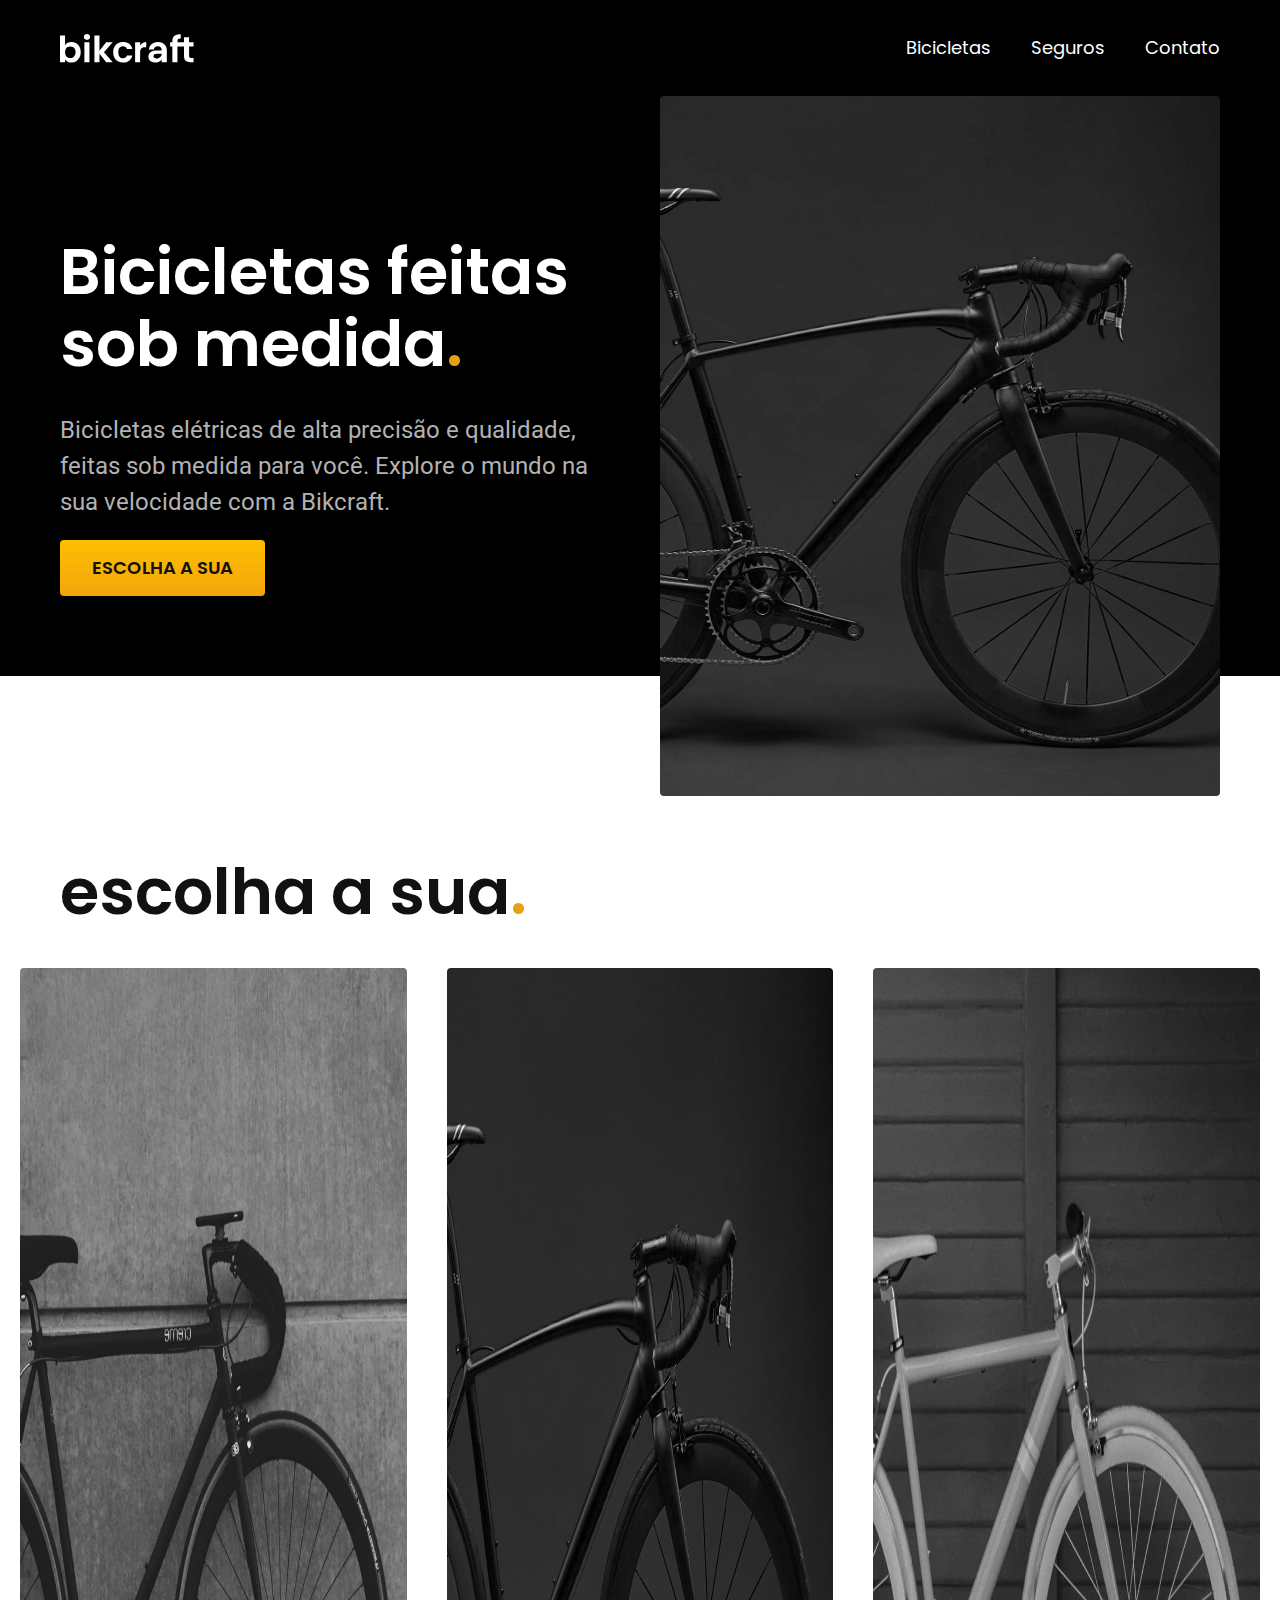
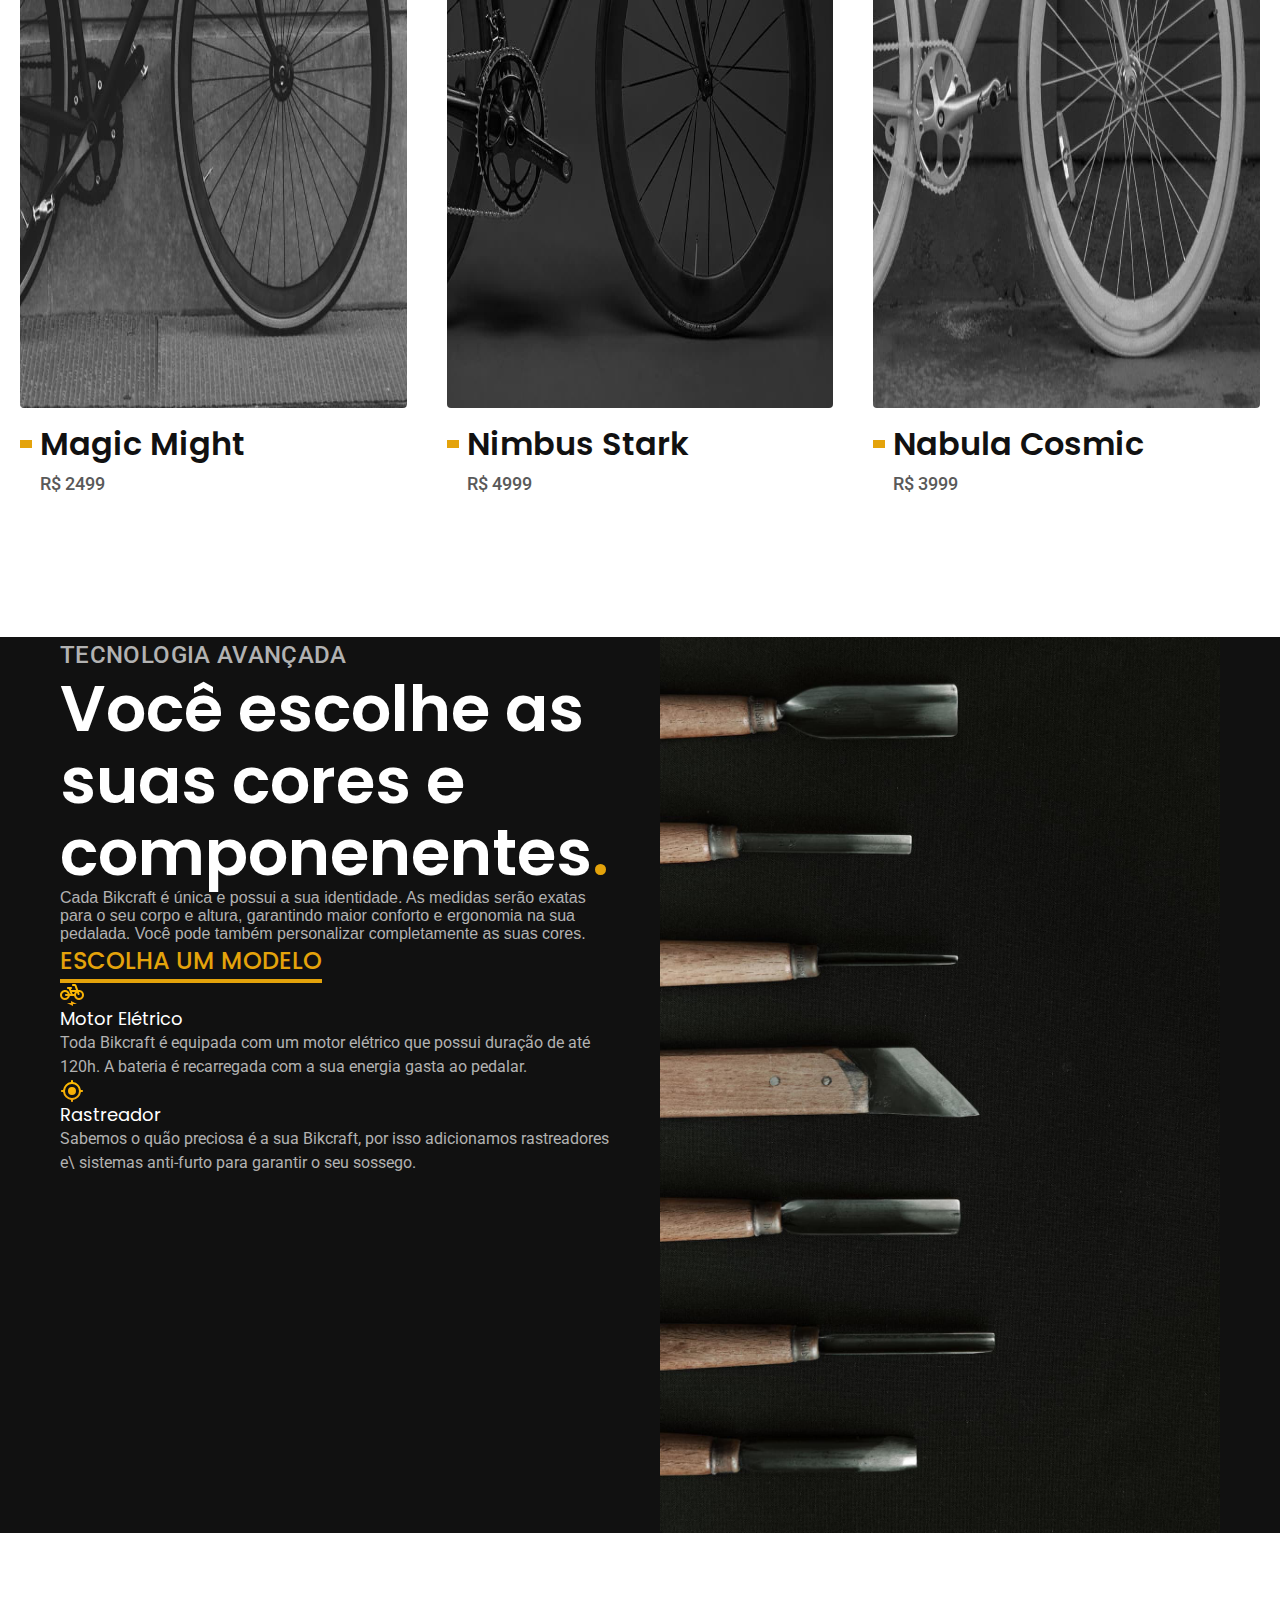
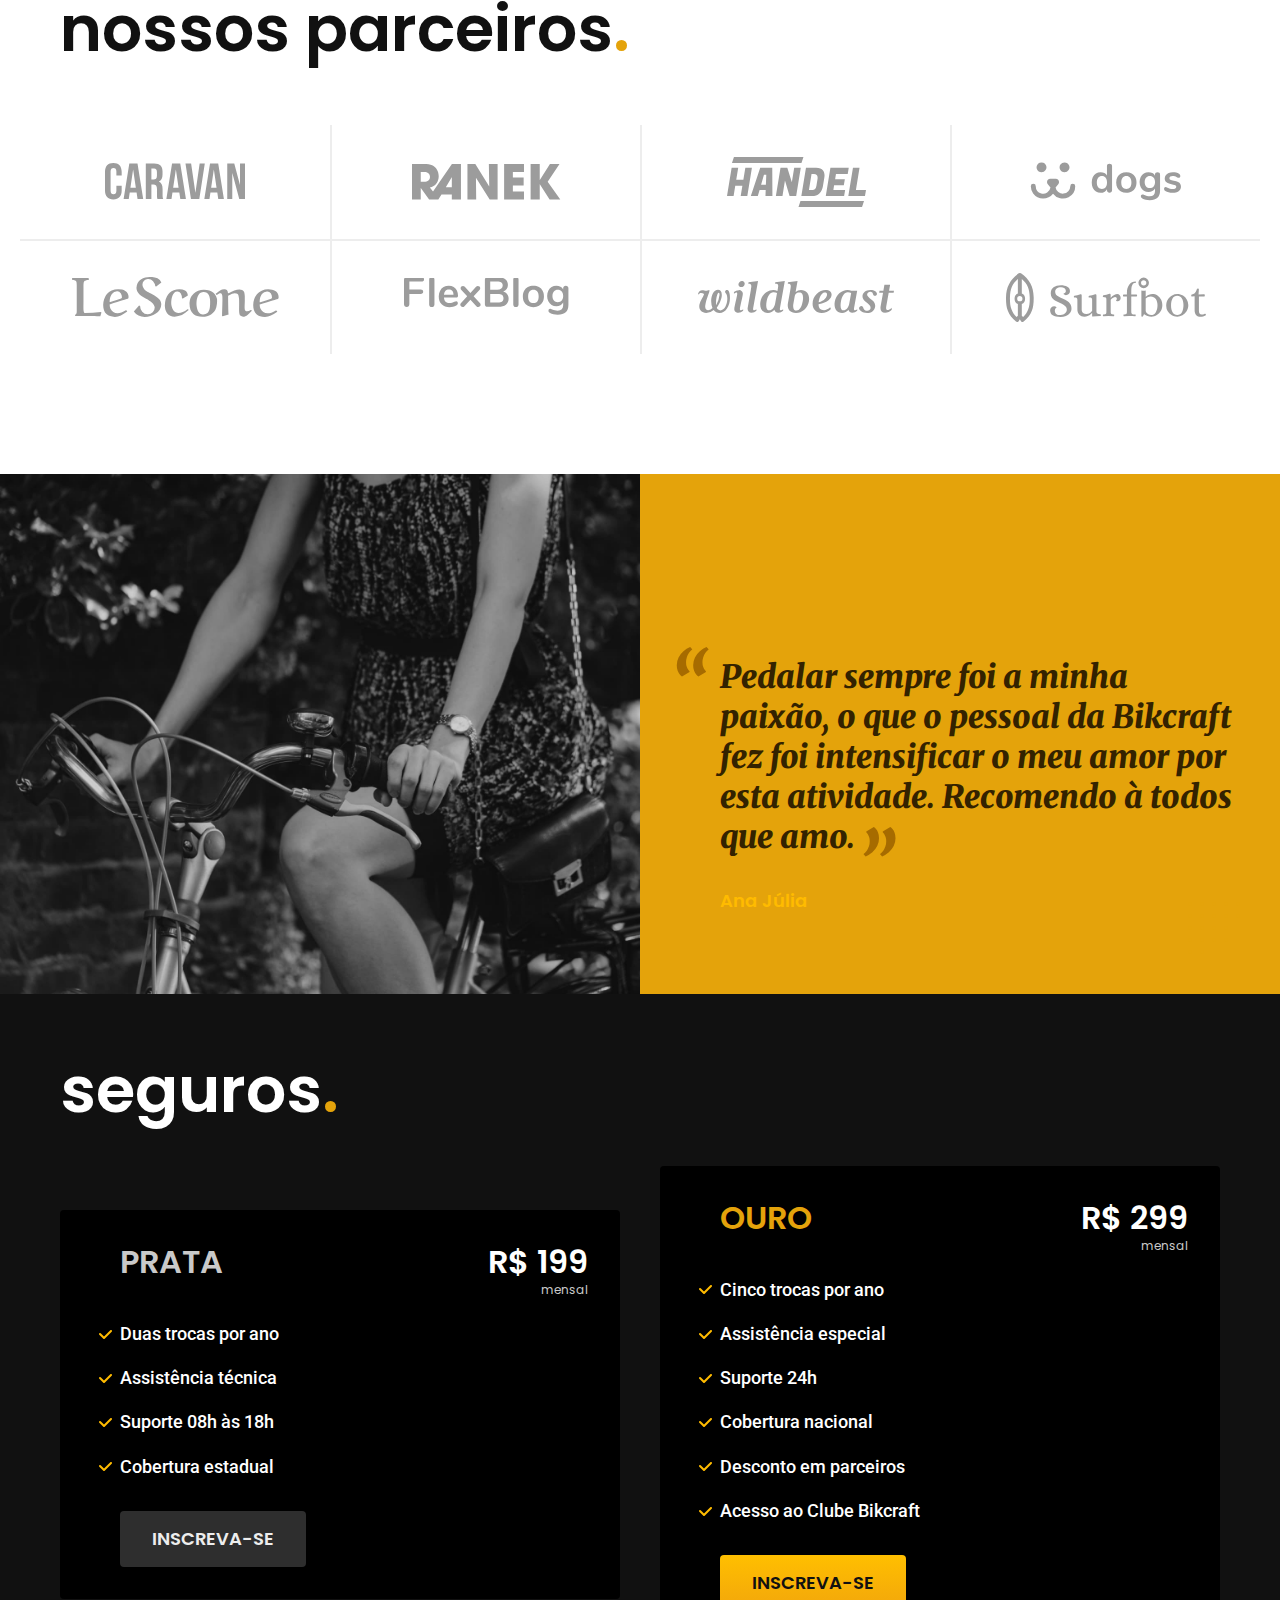
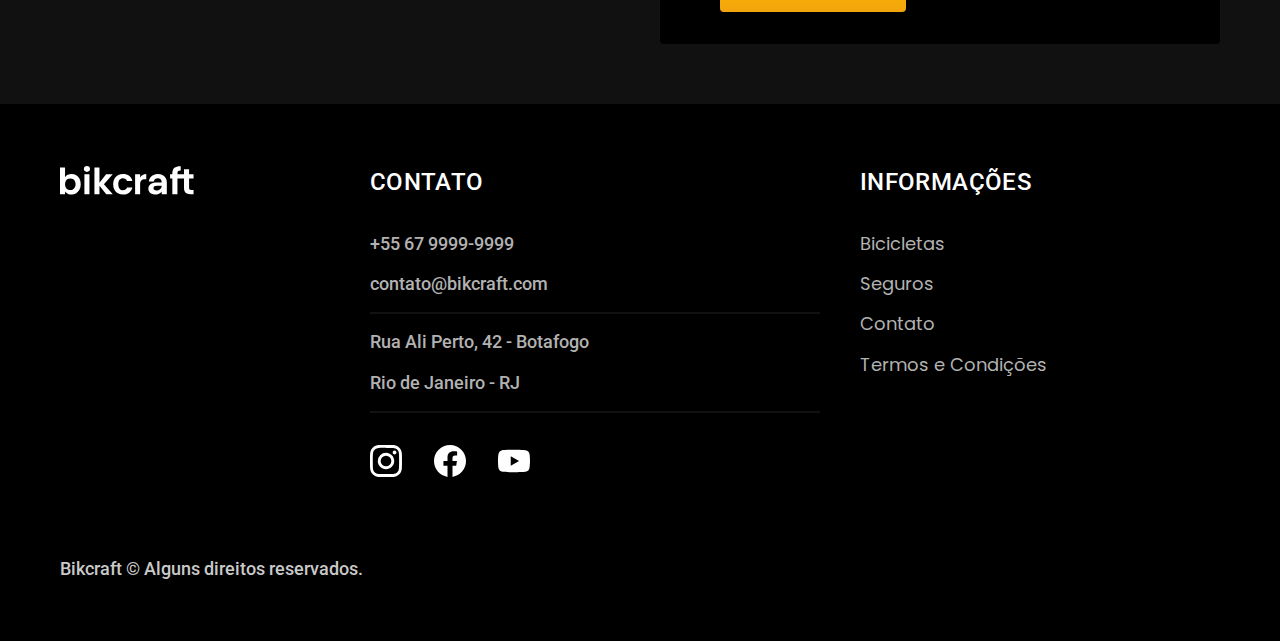
<file: index.html>
<!DOCTYPE html>

<html lang="pt-br">

<head>
  <meta charset="UTF-8">
  <meta name="viewport" content="width=device-width, initial-scale=1.0">
  <title>Bikcraft - Bicicletas Elétricas</title>
  <meta name="description" content="Bicicletas elétricas de alta precisão e qualidade, feitas sob medida para você.
    Explore o mundo na sua velocidade com a Bikcraft.">

  <link rel="preload" href="./css/style.css" as="style">
  <link rel="stylesheet" href="./css/style.css">

  <script>document.documentElement.classList.add("js")</script>

  <link rel="preconnect" href="https://fonts.googleapis.com">
  <link rel="preconnect" href="https://fonts.gstatic.com" crossorigin>
  <link href="https://fonts.googleapis.com/css2?family=Merriweather:ital,wght@1,900&family=Poppins:wght@400;600&family=Roboto:wght@400;500&display=swap" rel="stylesheet">

</head>

<body>
  <header class="header-bg">
    <div class="header container">
      <a href="./">
        <img src="./img/bikcraft.svg" width="136" height="32" alt="Bikcraft">
      </a>
      <nav aria-label="primaria">
        <ul class="header-menu font-1-m cor-0">
          <li><a href="./bicicletas.html">Bicicletas</a></li>
          <li><a href="./seguros.html">Seguros</a></li>
          <li><a href="./contato.html">Contato</a></li>
        </ul>
      </nav>
    </div>
  </header>

  <main class="introducao-bg">
    <div class="introducao container">
      <div class="introducao-conteudo">
        <h1 class="font-1-xxl cor-0 fadeInDown" data-anime="200">Bicicletas feitas sob medida<span class="cor-p1">.</span></h1>
        <p class="font-2-l cor-5 fadeInDown" data-anime="400">Bicicletas elétricas de alta precisão e qualidade, feitas sob medida para você.
          Explore o mundo na sua velocidade com a Bikcraft.</p>
        <a class="botao fadeInDown" href="./bicicletas.html" data-anime="600">escolha a sua</a>
      </div>
      <picture class="fadeInDown" data-anime="800">
        <source media="(max-width: 800px)" srcset="./img/bicicletas/nimbus.jpg">
        <img src="./img/fotos/introducao.jpg" width="
        1280" height="1600" alt="Bicicleta elétrica preta.">
      </picture>

    </div>
  </main>
  <article class="bicicletas-lista">
    <h2 class="container font-1-xxl">escolha a sua<span class="cor-p1">.</span></h2>
    <ul>
      <li>
        <a href="./bicicletas/magic.html">
          <img src="./img/bicicletas/magic-home.jpg" width="
          920" height="1040" alt="Bicicleta preta">
          <h3 class="font-1-xl">Magic Might</h3>
          <span class="font-2-m cor-8">R$ 2499</span>
        </a>
      </li>
      <li>
        <a href="./bicicletas/nimbus.html">
          <img src="./img/bicicletas/nimbus-home.jpg" width="
          920" height="1040" alt="Bicicleta preta">
          <h3 class="font-1-xl">Nimbus Stark</h3>
          <span class="font-2-m cor-8">R$ 4999</span>
        </a>
      </li>
      <li>
        <a href="./bicicletas/nebula.html">
          <img src="./img/bicicletas/nebula-home.jpg" width="
          920" height="1040" alt="Bicicleta branca">
          <h3 class="font-1-xl">Nabula Cosmic</h3>
          <span class="font-2-m cor-8">R$ 3999</span>
        </a>
      </li>
    </ul>
  </article>

  <article class="tecnologia-bg">
    <div class="tecnologia container">
      <div class="tecnologia-conteudo">
        <span class="font-2-l-b cor-5">Tecnologia Avançada</span>
        <h2 class="font-1-xxl cor-0">Você escolhe as suas cores e componenentes<span class="cor-p1">.</span></h2>
        <p class="fot-2-l cor-5">Cada Bikcraft é única e possui a sua identidade.
          As medidas serão exatas para o seu corpo e altura,
          garantindo maior conforto e ergonomia na sua pedalada.
          Você pode também personalizar completamente as suas cores.</p>
        <a class="link" href="./bicicletas.html">Escolha um modelo</a>
        <div class="tecnologia-vantagens">
          <div>
            <img src="./img/icones/eletrica.svg" width="
            24" height="24" alt="">
            <h3 class="font-1-m cor-0">Motor Elétrico</h3>
            <p class="font-2-s cor-5">Toda Bikcraft é equipada com um motor elétrico que possui duração
              de até 120h. A bateria é recarregada com a sua energia gasta ao pedalar.</p>
          </div>
          <div>
            <img src="./img/icones/rastreador.svg" width="
            24" height="24" alt="">
            <h3 class="font-1-m cor-0">Rastreador</h3>
            <p class="font-2-s cor-5">Sabemos o quão preciosa é a sua Bikcraft, por isso adicionamos rastreadores e\
              sistemas anti-furto para garantir o seu sossego.</p>
          </div>
        </div>
      </div>
      <div class="tecnologia-imagem">
        <img src="./img/fotos/tecnologia.jpg" width="
        1200" height="1920" alt="">
      </div>
    </div>
  </article>

  <section class="parceiros" aria-label="Nossos Parceiros">
    <h2 class="container font-1-xxl">nossos parceiros<span class="cor-p1">.</span></h2>

    <ul>
      <li><img src="./img/parceiros/caravan.svg" width="
        140" height="38" alt="caravan"></li>
      <li><img src="./img/parceiros/ranek.svg" width="
        149" height="36" alt="ranek"></li>
      <li><img src="./img/parceiros/handel.svg" width="
        139" height="50" alt="handel"></li>
      <li><img src="./img/parceiros/dogs.svg" width="
        152" height="39" alt="dogs.svg"></li>
      <li><img src="./img/parceiros/lescone.svg" width="
        208" height="41" alt="lescone"></li>
      <li><img src="./img/parceiros/flexblog.svg" width="
        165" height="38" alt="flexblog"></li>
      <li><img src="./img/parceiros/wildbeast.svg" width="
        196" height="34" alt="wildbeast"></li>
      <li><img src="./img/parceiros/surfbot.svg" width="
        200" height="49" alt="surfbot"></li>
    </ul>
  </section>

  <section class="depoimento" aria-label="Depoimento">
    <div>
      <img src="./img/fotos/depoimento.jpg" width="
      1560" height="1360" alt="Pessoa pedalando">
    </div>
    <div class="depoimento-conteudo">
      <blockquote class="font-1-xl cor-p5">
        <p>Pedalar sempre foi a minha paixão, o que o pessoal da Bikcraft
          fez foi intensificar o meu amor por esta atividade. Recomendo à
          todos que amo.</p>
      </blockquote>
      <span class="font-1-m-b cor-p4">Ana Júlia</span>

    </div>
  </section>

  <article class="seguros-bg">
    <div class="seguros container">
      <h2 class="font-1-xxl cor-0">seguros<span class="cor-p1">.</span></h2>
      <div class="seguros-item">
        <h3 class="font-1-xl cor-6">PRATA</h3>
        <span class="font-1-xl cor-0">R$ 199 <span class="font-1-xs cor-6">mensal</span></span>
        <ul class="font-2-m cor-0">
          <li>Duas trocas por ano</li>
          <li>Assistência técnica</li>
          <li>Suporte 08h às 18h</li>
          <li>Cobertura estadual</li>
        </ul>
        <a class="botao secundario" href="./orcamento.html">Inscreva-se</a>
      </div>
      <div class="seguros-item">
        <h3 class="font-1-xl cor-p1">OURO</h3>
        <span class="font-1-xl cor-0">R$ 299 <span class="font-1-xs cor-6">mensal</span></span>
        <ul class="font-2-m cor-0">
          <li>Cinco trocas por ano</li>
          <li>Assistência especial</li>
          <li>Suporte 24h</li>
          <li>Cobertura nacional</li>
          <li>Desconto em parceiros</li>
          <li>Acesso ao Clube Bikcraft</li>
        </ul>
        <a class="botao" href="./orcamento.html">Inscreva-se</a>
      </div>
    </div>
  </article>
  <footer class="footer-bg">
    <div class="footer container">
      <img src="./img/bikcraft.svg" width="
      136" height="32" alt="Bikcraft">
      <div class="footer-contato">
        <h3 class="font-2-l-b cor-0">Contato</h3>
        <ul class="font-2-m cor-5">
          <li><a href="tel:+552199999999">+55 67 9999-9999</a></li>
          <li><a href="mailto:contato@bikcraft.com">contato@bikcraft.com</a></li>
          <li>Rua Ali Perto, 42 - Botafogo</li>
          <li>Rio de Janeiro - RJ</li>
        </ul>
        <div class="footer-redes">
          <a href="./">
            <img src="./img/redes/instagram.svg" width="
            32" height="32" alt="Instagram">
          </a>
          <a href="./">
            <img src="./img/redes/facebook.svg" width="
            32" height="32" alt="Facebook">
          </a>
          <a href="./">
            <img src="./img/redes/youtube.svg" width="
            32" height="32" alt="Youtube">
          </a>
        </div>
      </div>
      <div class="footer-informacoes">
        <h3 class="font-2-l-b cor-0">Informações</h3>
        <nav>
          <ul class="font-1-m cor-5">
            <li><a href="./bicicletas.html">Bicicletas</a></li>
            <li><a href="./seguros.html">Seguros</a></li>
            <li><a href="./contato.html">Contato</a></li>
            <li><a href="./termos.html">Termos e Condições</a></li>
          </ul>
        </nav>
      </div>
      <p class="footer-copy font-2-m cor-6">Bikcraft © Alguns direitos reservados.</p>
    </div>
    </div>

  </footer>
  <script src="./js/plugins/simple-anime.js"></script>
  <script src="./js/script.js"></script>
</body>

</html>
</file>
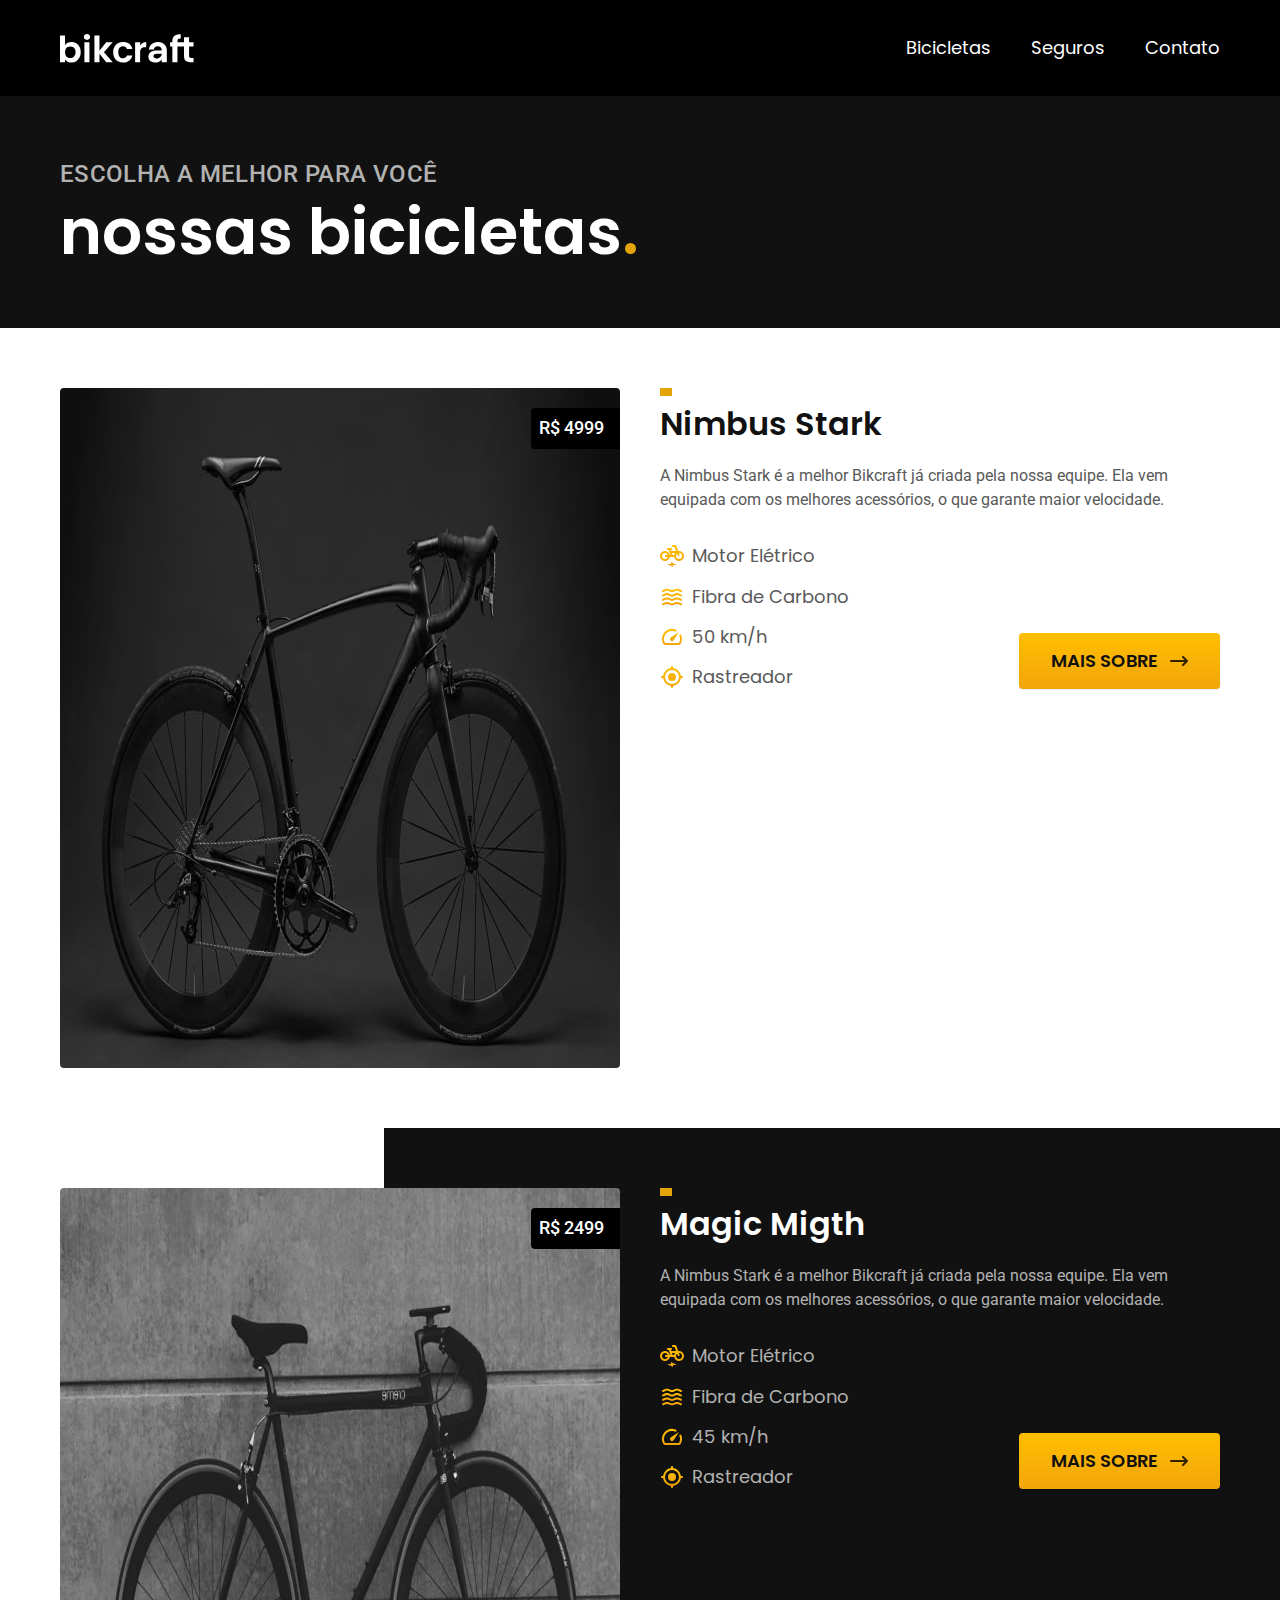
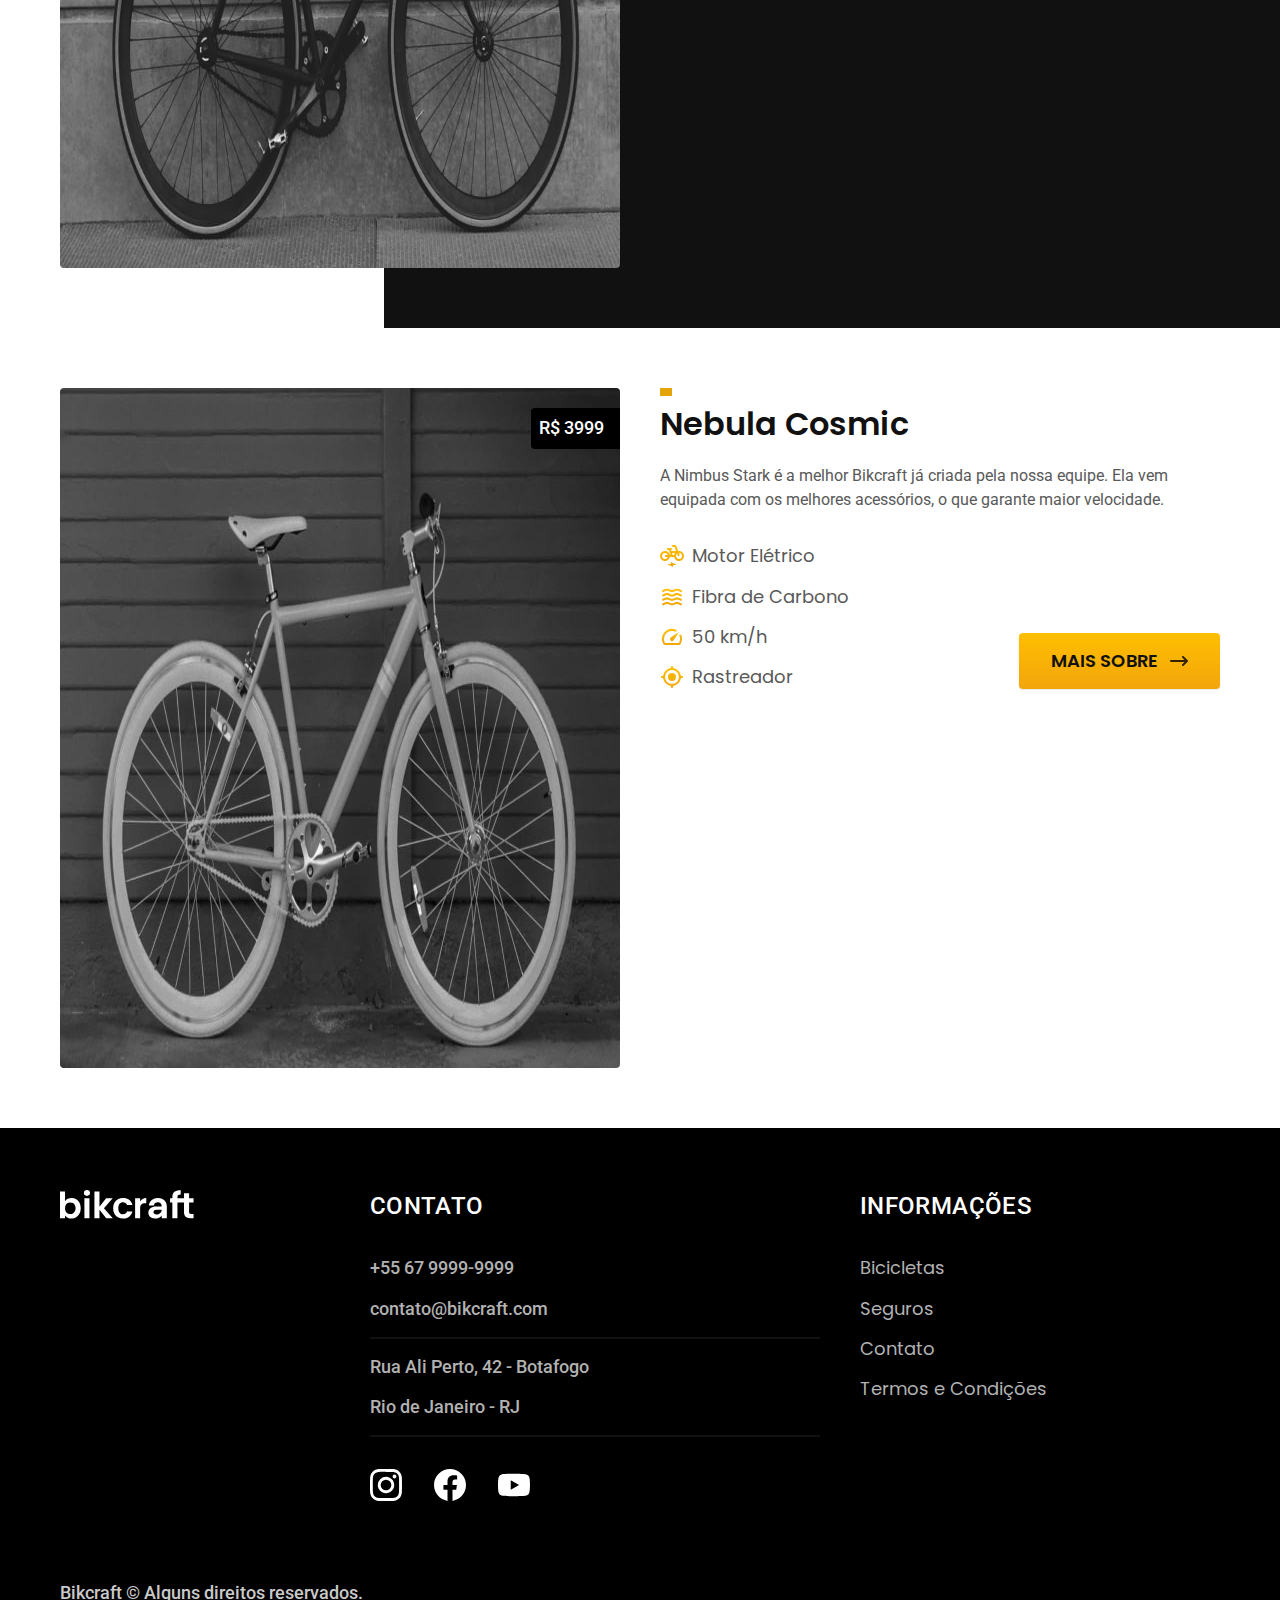
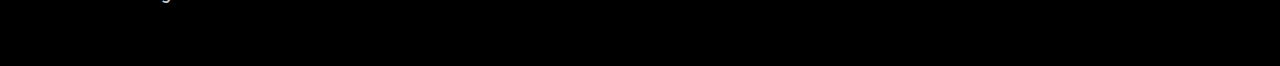
<file: bicicletas.html>
<!DOCTYPE html>

<html lang="pt-br">

<head>
  <meta charset="UTF-8">
  <meta name="viewport" content="width=device-width, initial-scale=1.0">
  <title>Bicicletas | Bikcraft</title>
  <meta name="description" content="Termos e Condições.">

  <link rel="preload" href="./css/style.css" as="style">
  <link rel="stylesheet" href="./css/style.css">
  <link rel="preconnect" href="https://fonts.googleapis.com">
  <link rel="preconnect" href="https://fonts.gstatic.com" crossorigin>
  <link href="https://fonts.googleapis.com/css2?family=Merriweather:ital,wght@1,900&family=Poppins:wght@400;600&family=Roboto:wght@400;500&display=swap" rel="stylesheet">

  <script>document.documentElement.classList.add("js")</script>

</head>

<body id="bicicletas">
  <header class="header-bg">
    <div class="header container">
      <a href="./">
        <img src="./img/bikcraft.svg" width="
      136" height="32" alt="Bikcraft">
      </a>
      <nav aria-label="primaria">
        <ul class="header-menu font-1-m cor-0">
          <li><a href="./bicicletas.html">Bicicletas</a></li>
          <li><a href="./seguros.html">Seguros</a></li>
          <li><a href="./contato.html">Contato</a></li>
        </ul>
      </nav>
    </div>
  </header>
  <main>
    <div class="titulo-bg">
      <div class="titulo container">
        <p class="font-2-l-b cor-5">Escolha a melhor para você</p>
        <h3 class="font-1-xxl cor-0">nossas bicicletas<span class="cor-p1">.</span> </h3>
      </div>
    </div>


    <div class="bicicletas container">
      <div class="bicicletas-imagem">
        <img src="./img/bicicletas/nimbus.jpg" width="1120" height="680" alt="Bicicleta Preta">
        <span class="font-2-m cor-0">R$ 4999</span>
      </div>
      <div class="bicicletas-conteudo">
        <h2 class="font-1-xl">Nimbus Stark</h2>
        <p class="font-2-s cor-8">A Nimbus Stark é a melhor Bikcraft já criada pela nossa
          equipe. Ela vem equipada com os melhores acessórios, o que garante maior velocidade.</p>
        <ul class="font-1-m cor-8">
          <li><img src="./img/icones/eletrica.svg" alt="">
            Motor Elétrico
          </li>
          <li><img src="./img/icones/carbono.svg" alt="">
            Fibra de Carbono
          </li>
          <li><img src="./img/icones/velocidade.svg" alt="">
            50 km/h
          </li>
          <li><img src="./img/icones/rastreador.svg" alt="">
            Rastreador
          </li>
        </ul>
        <a class="botao seta" href="./bicicletas/nimbus.html">Mais Sobre</a>
      </div>
    </div>

    <div class="bicicletas-bg">
      <div class="bicicletas container">
        <div class="bicicletas-imagem">
          <img src="./img/bicicletas/magic.jpg" width="1120" height="680" alt="Bicicleta Preta">
          <span class="font-2-m cor-0">R$ 2499</span>
        </div>
        <div class="bicicletas-conteudo">
          <h2 class="font-1-xl cor-0">Magic Migth</h2>
          <p class="font-2-s cor-5">A Nimbus Stark é a melhor Bikcraft já criada pela nossa
            equipe. Ela vem equipada com os melhores acessórios, o que garante maior velocidade.</p>
          <ul class="font-1-m cor-5">
            <li><img src="./img/icones/eletrica.svg" alt="">
              Motor Elétrico
            </li>
            <li><img src="./img/icones/carbono.svg" alt="">
              Fibra de Carbono
            </li>
            <li><img src="./img/icones/velocidade.svg" alt="">
              45 km/h
            </li>
            <li><img src="./img/icones/rastreador.svg" alt="">
              Rastreador
            </li>
          </ul>
          <a class="botao seta" href="./bicicletas/magic.html">Mais Sobre</a>
        </div>
      </div>
    </div>

    <div class="bicicletas container">
      <div class="bicicletas-imagem">
        <img src="./img/bicicletas/nebula.jpg" width="1120" height="680" alt="Bicicleta Preta">
        <span class="font-2-m cor-0">R$ 3999</span>
      </div>
      <div class="bicicletas-conteudo">
        <h2 class="font-1-xl">Nebula Cosmic</h2>
        <p class="font-2-s cor-8">A Nimbus Stark é a melhor Bikcraft já criada pela nossa
          equipe. Ela vem equipada com os melhores acessórios, o que garante maior velocidade.</p>
        <ul class="font-1-m cor-8">
          <li><img src="./img/icones/eletrica.svg" alt="">
            Motor Elétrico
          </li>
          <li><img src="./img/icones/carbono.svg" alt="">
            Fibra de Carbono
          </li>
          <li><img src="./img/icones/velocidade.svg" alt="">
            50 km/h
          </li>
          <li><img src="./img/icones/rastreador.svg" alt="">
            Rastreador
          </li>
        </ul>
        <a class="botao seta" href="./bicicletas/nebula.html">Mais Sobre</a>
      </div>
    </div>

  </main>
  <footer class="footer-bg">
    <div class="footer container">
      <img src="./img/bikcraft.svg" width="
      136" height="32" alt="Bikcraft">
      <div class="footer-contato">
        <h3 class="font-2-l-b cor-0">Contato</h3>
        <ul class="font-2-m cor-5">
          <li><a href="tel:+552199999999">+55 67 9999-9999</a></li>
          <li><a href="mailto:contato@bikcraft.com">contato@bikcraft.com</a></li>
          <li>Rua Ali Perto, 42 - Botafogo</li>
          <li>Rio de Janeiro - RJ</li>
        </ul>
        <div class="footer-redes">
          <a href="./">
            <img src="./img/redes/instagram.svg" width="
            32" height="32" alt="Instagram">
          </a>
          <a href="./">
            <img src="./img/redes/facebook.svg" width="
            32" height="32" alt="Facebook">
          </a>
          <a href="./">
            <img src="./img/redes/youtube.svg" width="
            32" height="32" alt="Youtube">
          </a>
        </div>
      </div>
      <div class="footer-informacoes">
        <h3 class="font-2-l-b cor-0">Informações</h3>
        <nav>
          <ul class="font-1-m cor-5">
            <li><a href="./bicicletas.html">Bicicletas</a></li>
            <li><a href="./seguros.html">Seguros</a></li>
            <li><a href="./contato.html">Contato</a></li>
            <li><a href="./termos.html">Termos e Condições</a></li>
          </ul>
        </nav>
      </div>
      <p class="footer-copy font-2-m cor-6">Bikcraft © Alguns direitos reservados.</p>
    </div>
    </div>

  </footer>
  <script src="./js/script.js"></script>
</body>

</html>
</file>
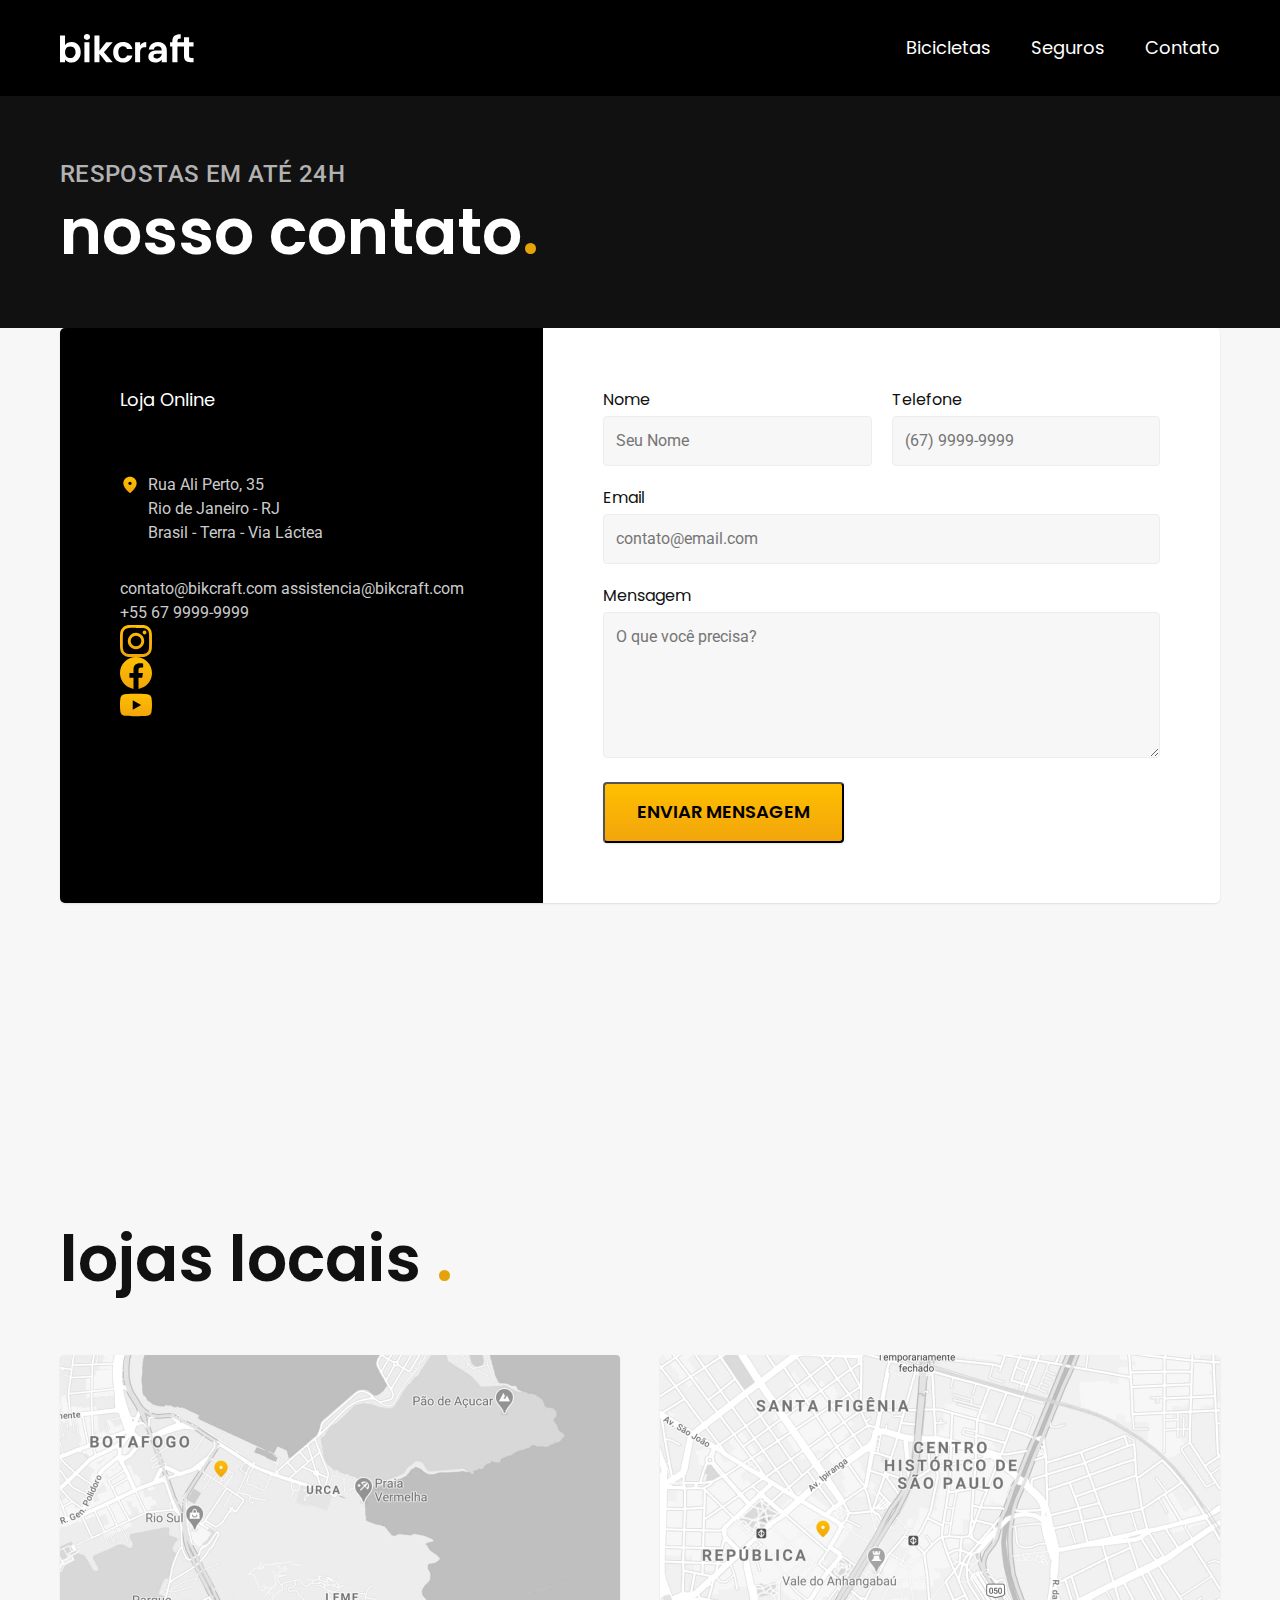
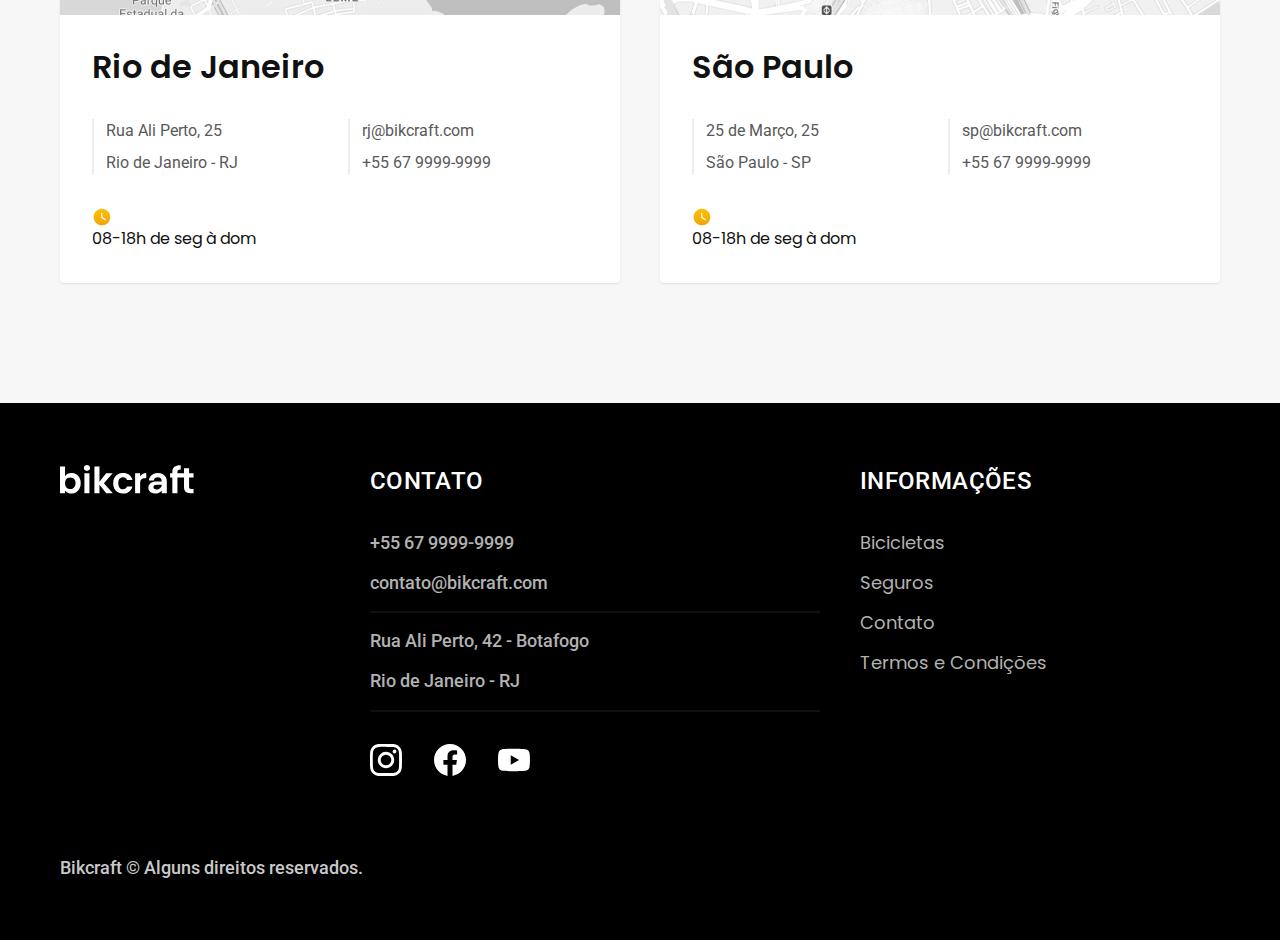
<file: contato.html>
<!DOCTYPE html>

<html lang="pt-br">

<head>
  <meta charset="UTF-8">
  <meta name="viewport" content="width=device-width, initial-scale=1.0">
  <title>Contato | Bikcraft</title>
  <meta name="description" content="Termos e Condições.">

  <link rel="preload" href="./css/style.css" as="style">
  <link rel="stylesheet" href="./css/style.css">
  <link rel="preconnect" href="https://fonts.googleapis.com">
  <link rel="preconnect" href="https://fonts.gstatic.com" crossorigin>
  <link href="https://fonts.googleapis.com/css2?family=Merriweather:ital,wght@1,900&family=Poppins:wght@400;600&family=Roboto:wght@400;500&display=swap" rel="stylesheet">
  <script>document.documentElement.classList.add("js")</script>

</head>

<body id="contato">
  <header class="header-bg">
    <div class="header container">
      <a href="./">
        <img src="./img/bikcraft.svg" width="
      136" height="32" alt="Bikcraft">
      </a>
      <nav aria-label="primaria">
        <ul class="header-menu font-1-m cor-0">
          <li><a href="./bicicletas.html">Bicicletas</a></li>
          <li><a href="./seguros.html">Seguros</a></li>
          <li><a href="./contato.html">Contato</a></li>
        </ul>
      </nav>
    </div>
  </header>
  <main>
    <div class="titulo-bg">
      <div class="titulo container">
        <p class="font-2-l-b cor-5">Respostas em até 24h</p>
        <h3 class="font-1-xxl cor-0">nosso contato<span class="cor-p1">.</span> </h3>
      </div>
    </div>

    <div class="contato container">
      <section class="contato-dados" aria-label="Endereço">
        <h2 class="font-1-m cor-0">Loja Online</h2>
        <div class="contato-endereco font-2-s cor-4">
          <p>Rua Ali Perto, 35</p>
          <p>Rio de Janeiro - RJ</p>
          <p>Brasil - Terra - Via Láctea</p>
        </div>
        <address class="contato-meios font-2-s cor-4">
          <a href="mailto:contato@bikcraft.com">contato@bikcraft.com</a>
          <a href="mailto:assistencia@bikcraft.com">assistencia@bikcraft.com</a>
          <a href="tel:+552199999999">+55 67 9999-9999</a></li>
        </address>
        <div class="contato-redes">
          <a href="./">
            <img src="./img/redes/instagram-p.svg" alt="Instagram">
          </a>
          <a href="./">
            <img src="./img/redes/facebook-p.svg" alt="Facebook">
          </a>
          <a href="./">
            <img src="./img/redes/youtube-p.svg" alt="Youtube">
          </a>
        </div>
      </section>
      <section class="contato-formulario" aria-label="Formulário">
        <form class="form" action="./contato.html">
          <div>
            <label for="nome">Nome</label>
            <input type="text" id="nome" name="nome" placeholder="Seu Nome">
          </div>
          <div>
            <label for="telefone">Telefone</label>
            <input type="text" id="telefone" name="telefone" placeholder="(67) 9999-9999">
          </div>
          <div class="col-2">
            <label for="email">Email</label>
            <input type="email" id="email" name="email" placeholder="contato@email.com">
          </div>
          <div class="col-2">
            <label for="mensagem">Mensagem</label>
            <textarea rows="5" id="mensagem" name="mensagem" placeholder="O que você precisa?"></textarea>
          </div>
          <button class="botao col-2">Enviar Mensagem</button>
        </form>
      </section>
    </div>
  </main>

  <article class="lojas container">
    <h2 class="font-1-xxl">lojas locais <span class="cor-p1">.</span></h2>
    <div class="lojas-item">
      <img src="./img/lojas/rj.jpg" alt="mapa marcando o endereço em Rua Ali Perto, 25 - Rio de Janeiro - RJ">
      <div class="lojas-conteudo">
        <h3 class="font-1-xl">Rio de Janeiro</h3>
        <div class="lojas-dados font-2-s cor-8">
          <p>Rua Ali Perto, 25</p>
          <p>Rio de Janeiro - RJ</p>
        </div>
        <div class="lojas-dados font-2-s cor-8">
          <a href="mailto:rj@bikcraft.com">rj@bikcraft.com</a>
          <a href="tel:+556799999999">+55 67 9999-9999</a></li>
        </div>
        <p class="lojas-tempo font-1-s"><img src="./img/icones/horario.svg" alt=""> 08-18h de seg à dom</p>
      </div>

    </div>
    <div class="lojas-item">
      <img src="./img/lojas/sp.jpg" alt="mapa marcando o endereço em Rua 25 de Março, 25 - São Paulo - SP">
      <div class="lojas-conteudo">
        <h3 class="font-1-xl">São Paulo</h3>
        <div class="lojas-dados font-2-s cor-8">
          <p>25 de Março, 25</p>
          <p>São Paulo - SP</p>
        </div>
        <div class="lojas-dados font-2-s cor-8">
          <a href="mailto:sp@bikcraft.com">sp@bikcraft.com</a>
          <a href="tel:+556799999999">+55 67 9999-9999</a></li>
        </div>
        <p class="lojas-tempo font-1-s"><img src="./img/icones/horario.svg" alt=""> 08-18h de seg à dom</p>
      </div>

    </div>
  </article>
  <footer class="footer-bg">
    <div class="footer container">
      <img src="./img/bikcraft.svg" width="
      136" height="32" alt="Bikcraft">
      <div class="footer-contato">
        <h3 class="font-2-l-b cor-0">Contato</h3>
        <ul class="font-2-m cor-5">
          <li><a href="tel:+552199999999">+55 67 9999-9999</a></li>
          <li><a href="mailto:contato@bikcraft.com">contato@bikcraft.com</a></li>
          <li>Rua Ali Perto, 42 - Botafogo</li>
          <li>Rio de Janeiro - RJ</li>
        </ul>
        <div class="footer-redes">
          <a href="./">
            <img src="./img/redes/instagram.svg" width="
            32" height="32" alt="Instagram">
          </a>
          <a href="./">
            <img src="./img/redes/facebook.svg" width="
            32" height="32" alt="Facebook">
          </a>
          <a href="./">
            <img src="./img/redes/youtube.svg" width="
            32" height="32" alt="Youtube">
          </a>
        </div>
      </div>
      <div class="footer-informacoes">
        <h3 class="font-2-l-b cor-0">Informações</h3>
        <nav>
          <ul class="font-1-m cor-5">
            <li><a href="./bicicletas.html">Bicicletas</a></li>
            <li><a href="./seguros.html">Seguros</a></li>
            <li><a href="./contato.html">Contato</a></li>
            <li><a href="./termos.html">Termos e Condições</a></li>
          </ul>
        </nav>
      </div>
      <p class="footer-copy font-2-m cor-6">Bikcraft © Alguns direitos reservados.</p>
    </div>
    </div>

  </footer>
  <script src="./js/script.js"></script>
</body>

</html>
</file>
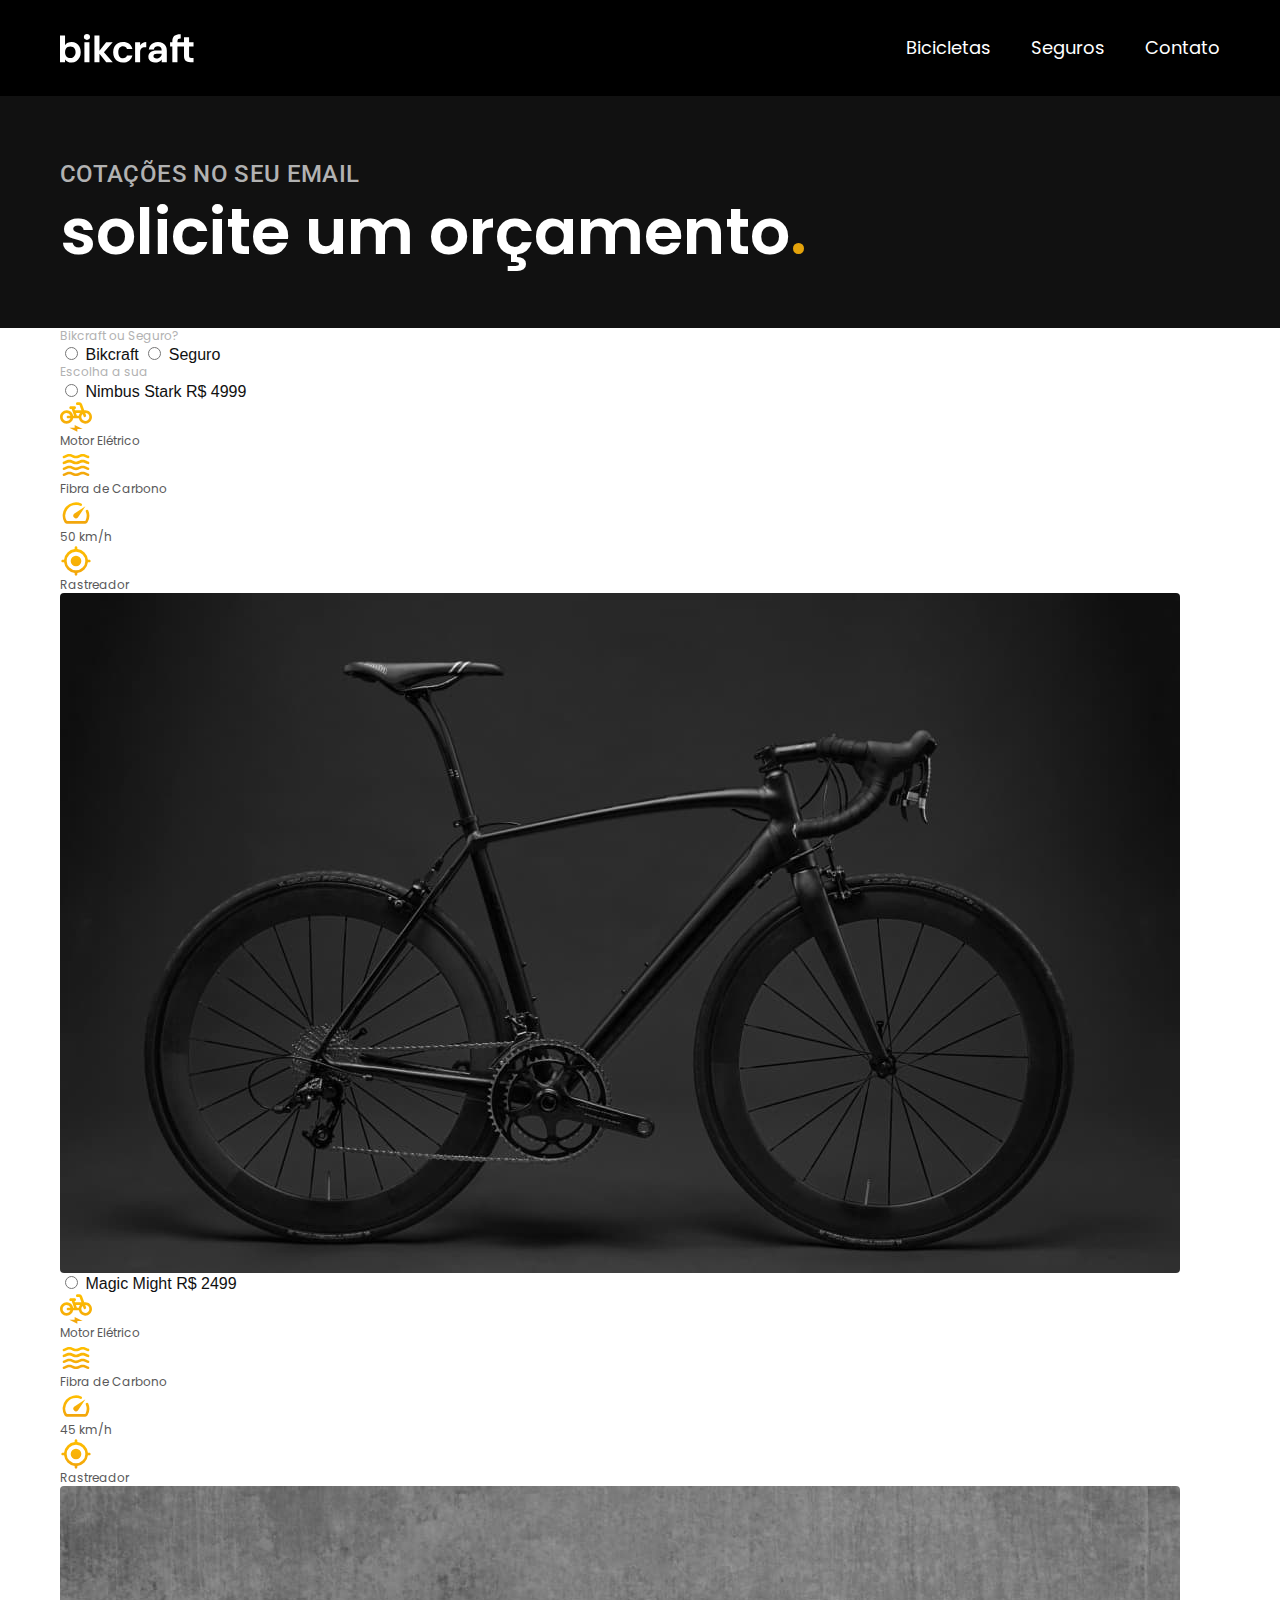
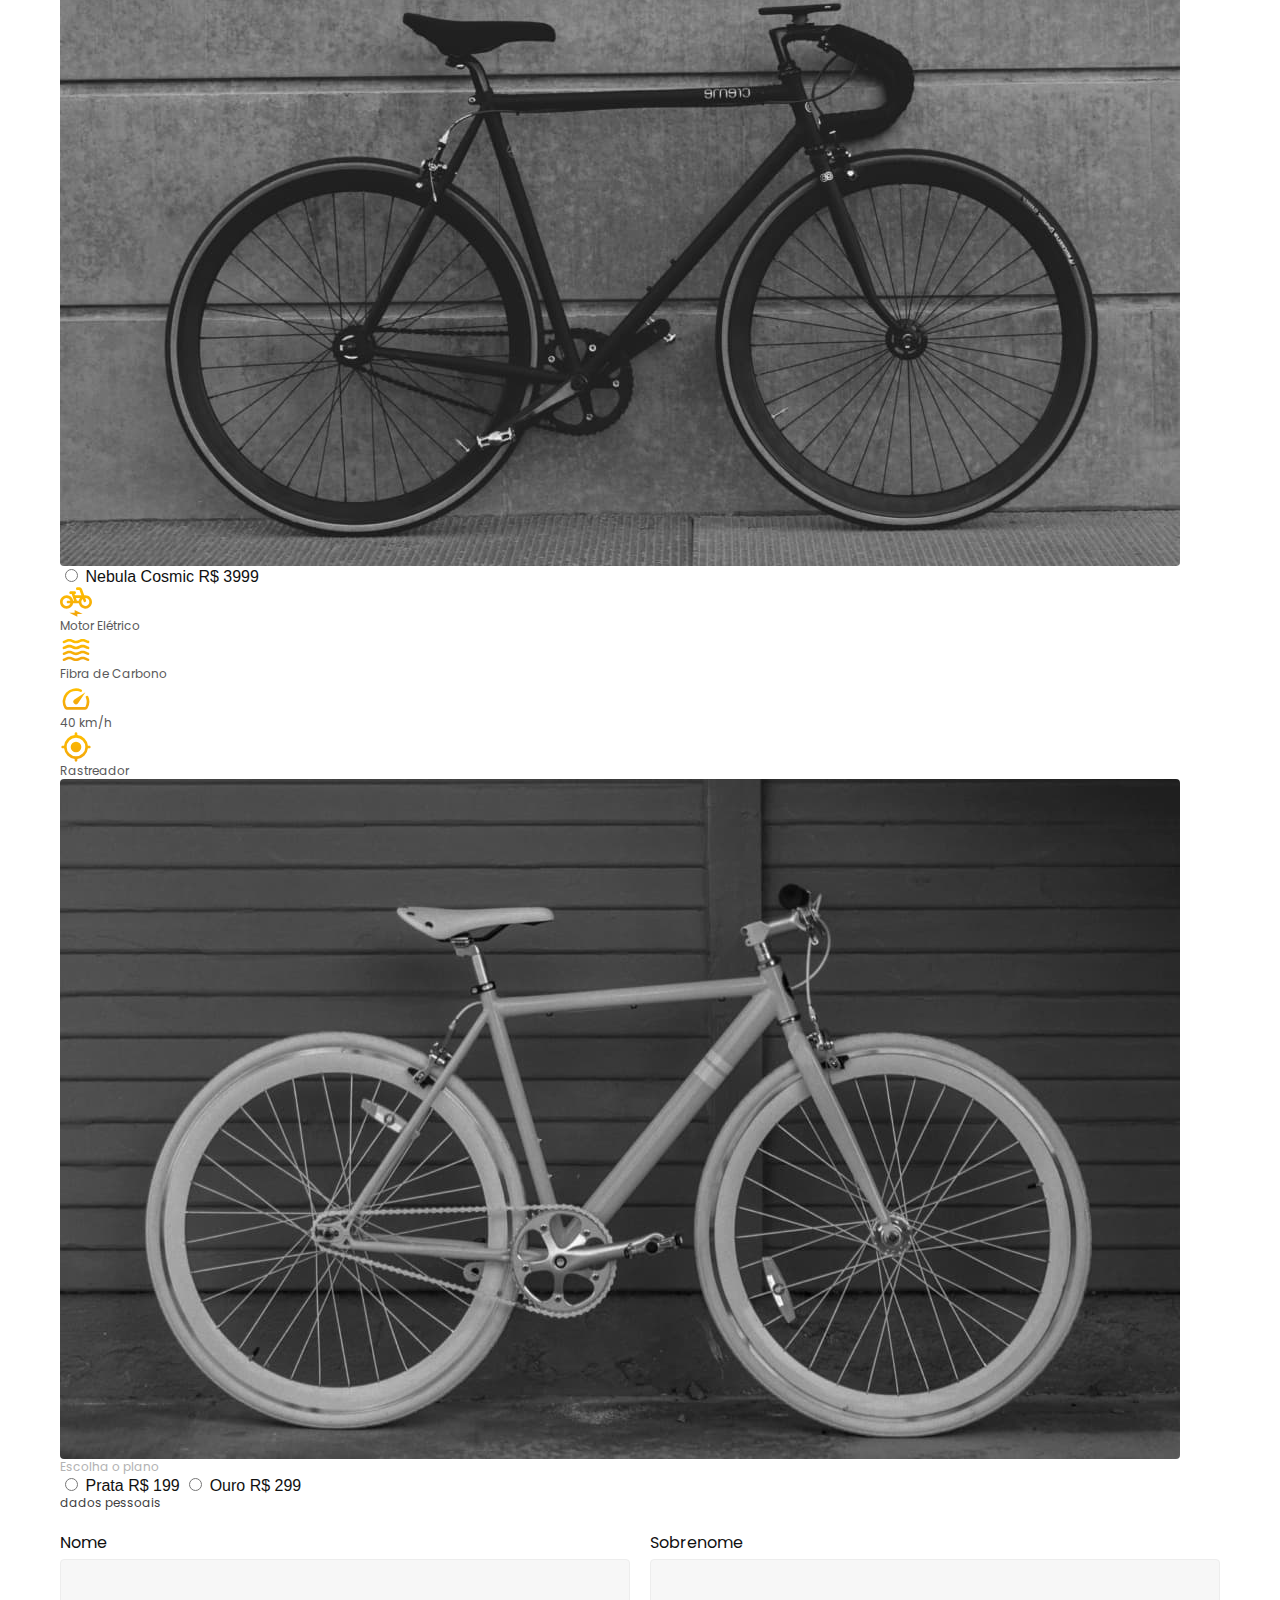
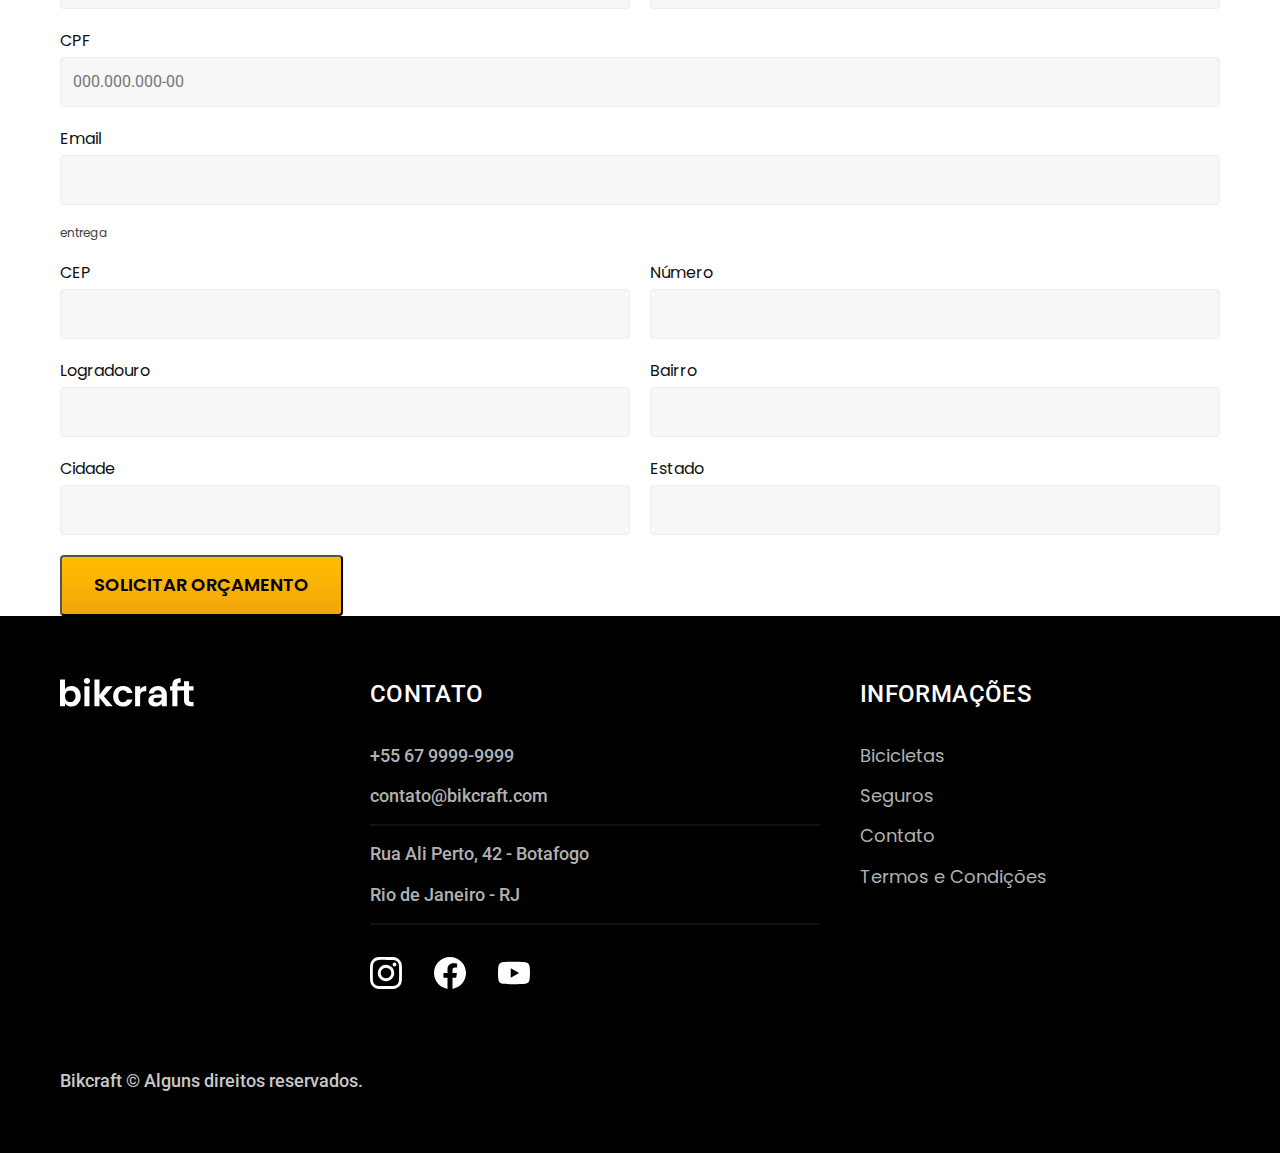
<file: orcamento.html>
<!DOCTYPE html>

<html lang="pt-br">

<head>
  <meta charset="UTF-8">
  <meta name="viewport" content="width=device-width, initial-scale=1.0">
  <title>Orçamento | Bikcraft</title>
  <meta name="description" content="Termos e Condições.">

  <link rel="preload" href="./css/style.css" as="style">
  <link rel="stylesheet" href="./css/style.css">
  <link rel="preconnect" href="https://fonts.googleapis.com">
  <link rel="preconnect" href="https://fonts.gstatic.com" crossorigin>
  <link href="https://fonts.googleapis.com/css2?family=Merriweather:ital,wght@1,900&family=Poppins:wght@400;600&family=Roboto:wght@400;500&display=swap" rel="stylesheet">

  <script>document.documentElement.classList.add("js")</script>

</head>

<body id="orcamento">
  <header class="header-bg">
    <div class="header container">
      <a href="./">
        <img src="./img/bikcraft.svg" width="
      136" height="32" alt="Bikcraft">
      </a>
      <nav aria-label="primaria">
        <ul class="header-menu font-1-m cor-0">
          <li><a href="./bicicletas.html">Bicicletas</a></li>
          <li><a href="./seguros.html">Seguros</a></li>
          <li><a href="./contato.html">Contato</a></li>
        </ul>
      </nav>
    </div>
  </header>
  <main>
    <div class="titulo-bg">
      <div class="titulo container">
        <p class="font-2-l-b cor-5">Cotações no seu email</p>
        <h3 class="font-1-xxl cor-0">solicite um orçamento<span class="cor-p1">.</span> </h3>
      </div>
    </div>

    <form class="orcamento container" action="./">
      <div class="orcamento-produto">
        <h2 class="font-1-xs cor-5">Bikcraft ou Seguro?</h2>

        <input type="radio" name="tipo" value="bikcraft" id="bikcraft">
        <label for="bikcraft">Bikcraft</label>

        <input type="radio" name="tipo" value="seguro" id="seguro">
        <label for="seguro">Seguro</label>

        <div class="orcamento-conteudo" id="orcamento-bikcraft">
          <h2 class="font-1-xs cor-5">Escolha a sua</h2>

          <input type="radio" name="produto" value="nimbus" id="nimbus">
          <label for="nimbus">Nimbus Stark <span>R$ 4999</span></label>
          <div class="orcamento-detalhes">
            <ul class="font-1-xs cor-8">
              <li><img src="./img/icones/eletrica.svg" alt=""> Motor Elétrico</li>
              <li><img src="./img/icones/carbono.svg" alt=""> Fibra de Carbono</li>
              <li><img src="./img/icones/velocidade.svg" alt=""> 50 km/h</li>
              <li><img src="./img/icones/rastreador.svg" alt=""> Rastreador</li>
            </ul>
            <img src="./img/bicicletas/nimbus.jpg" alt="Bicicleta preta">
          </div>


          <input type="radio" name="produto" value="magic" id="magic">
          <label for="magic">Magic Might <span>R$ 2499</span></label>
          <div class="orcamento-detalhes">
            <ul class="font-1-xs cor-8">
              <li><img src="./img/icones/eletrica.svg" alt=""> Motor Elétrico</li>
              <li><img src="./img/icones/carbono.svg" alt=""> Fibra de Carbono</li>
              <li><img src="./img/icones/velocidade.svg" alt=""> 45 km/h</li>
              <li><img src="./img/icones/rastreador.svg" alt=""> Rastreador</li>
            </ul>
            <img src="./img/bicicletas/magic.jpg" alt="Bicicleta preta">
          </div>

          <input type="radio" name="produto" value="nebula" id="nebula">
          <label for="nebula">Nebula Cosmic <span>R$ 3999</span></label>
          <div class="orcamento-detalhes">
            <ul class="font-1-xs cor-8">
              <li><img src="./img/icones/eletrica.svg" alt=""> Motor Elétrico</li>
              <li><img src="./img/icones/carbono.svg" alt=""> Fibra de Carbono</li>
              <li><img src="./img/icones/velocidade.svg" alt=""> 40 km/h</li>
              <li><img src="./img/icones/rastreador.svg" alt=""> Rastreador</li>
            </ul>
            <img src="./img/bicicletas/nebula.jpg" alt="Bicicleta branca">
          </div>

        </div>

        <div class="orcamento-conteudo" id="orcamento-seguro">
          <h2 class="font-1-xs cor-5">Escolha o plano</h2>

          <input type="radio" name="produto" value="prata" id="prata">
          <label for="prata">Prata <span>R$ 199</span></label>

          <input type="radio" name="produto" value="ouro" id="ouro">
          <label for="ouro">Ouro <span>R$ 299</span></label>

        </div>
      </div>
      <div class="orcamento-dados form">
        <h2 class="font-1-xs cor-9 col-2">dados pessoais</h2>
        <div>
          <label for="nome">Nome</label>
          <input type="text" id="nome" name="nome">
        </div>
        <div>
          <label for="sobrenome">Sobrenome</label>
          <input type="text" id="sobrenome" name="sobrenome">
        </div>
        <div class="col-2">
          <label for="cpf">CPF</label>
          <input type="text" id="cpf" name="cpf" placeholder="000.000.000-00">
        </div>
        <div class="col-2">
          <label for="email">Email</label>
          <input type="email" id="email" name="email">
        </div>
        <h2 class="font-1-xs cor-9 col-2">entrega</h2>
        <div>
          <label for="cep">CEP</label>
          <input type="text" id="cep" name="cep">
        </div>
        <div>
          <label for="numero">Número</label>
          <input type="text" id="numero" name="numero">
        </div>
        <div>
          <label for="logradouro">Logradouro</label>
          <input type="text" id="logradouro" name="logradouro">
        </div>
        <div>
          <label for="bairro">Bairro</label>
          <input type="text" id="bairro" name="bairro">
        </div>
        <div>
          <label for="cidade">Cidade</label>
          <input type="text" id="cidade" name="cidade">
        </div>
        <div>
          <label for="estado">Estado</label>
          <input type="text" id="estado" name="estado">
        </div>
        <button class="botao col-2">Solicitar Orçamento</button>
      </div>
    </form>

  </main>
  <footer class="footer-bg">
    <div class="footer container">
      <img src="./img/bikcraft.svg" width="
      136" height="32" alt="Bikcraft">
      <div class="footer-contato">
        <h3 class="font-2-l-b cor-0">Contato</h3>
        <ul class="font-2-m cor-5">
          <li><a href="tel:+552199999999">+55 67 9999-9999</a></li>
          <li><a href="mailto:contato@bikcraft.com">contato@bikcraft.com</a></li>
          <li>Rua Ali Perto, 42 - Botafogo</li>
          <li>Rio de Janeiro - RJ</li>
        </ul>
        <div class="footer-redes">
          <a href="./">
            <img src="./img/redes/instagram.svg" width="
            32" height="32" alt="Instagram">
          </a>
          <a href="./">
            <img src="./img/redes/facebook.svg" width="
            32" height="32" alt="Facebook">
          </a>
          <a href="./">
            <img src="./img/redes/youtube.svg" width="
            32" height="32" alt="Youtube">
          </a>
        </div>
      </div>
      <div class="footer-informacoes">
        <h3 class="font-2-l-b cor-0">Informações</h3>
        <nav>
          <ul class="font-1-m cor-5">
            <li><a href="./bicicletas.html">Bicicletas</a></li>
            <li><a href="./seguros.html">Seguros</a></li>
            <li><a href="./contato.html">Contato</a></li>
            <li><a href="./termos.html">Termos e Condições</a></li>
          </ul>
        </nav>
      </div>
      <p class="footer-copy font-2-m cor-6">Bikcraft © Alguns direitos reservados.</p>
    </div>

  </footer>
  <script src="./js/script.js"></script>
</body>

</html>
</file>
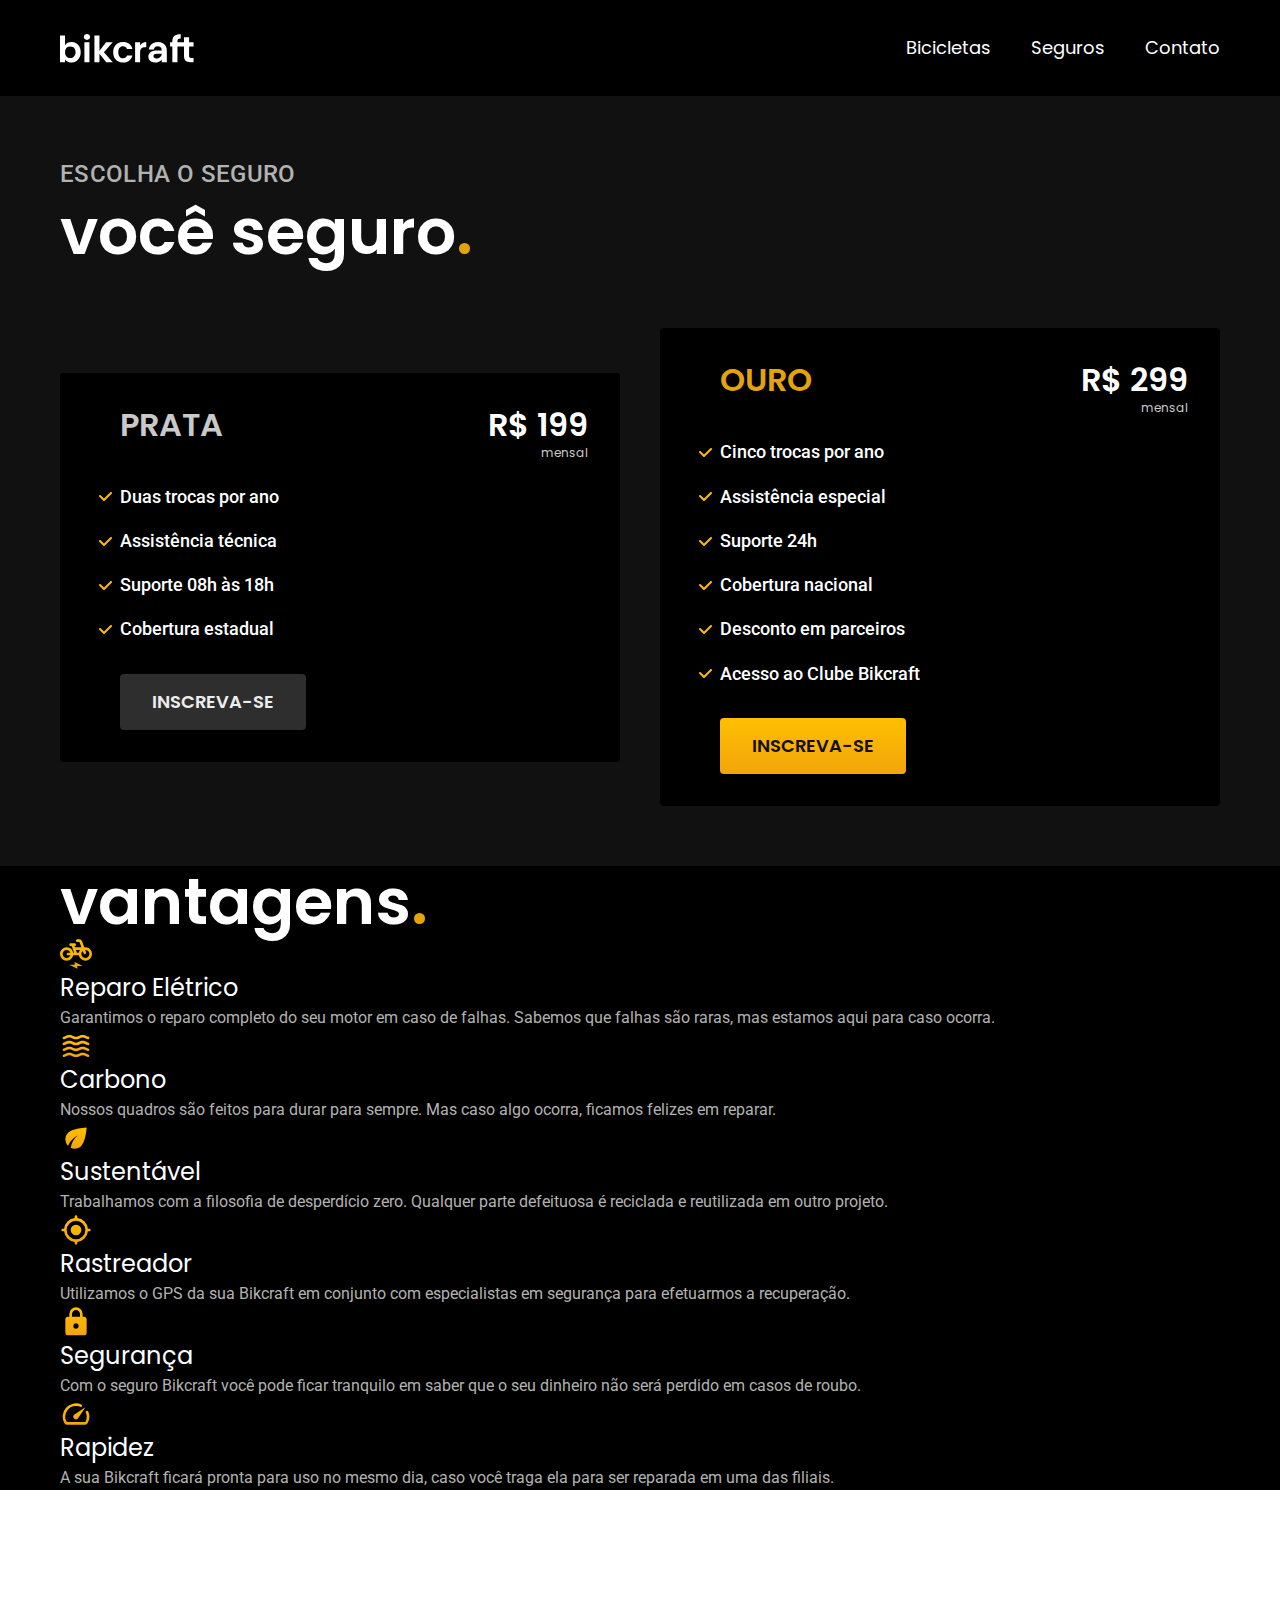
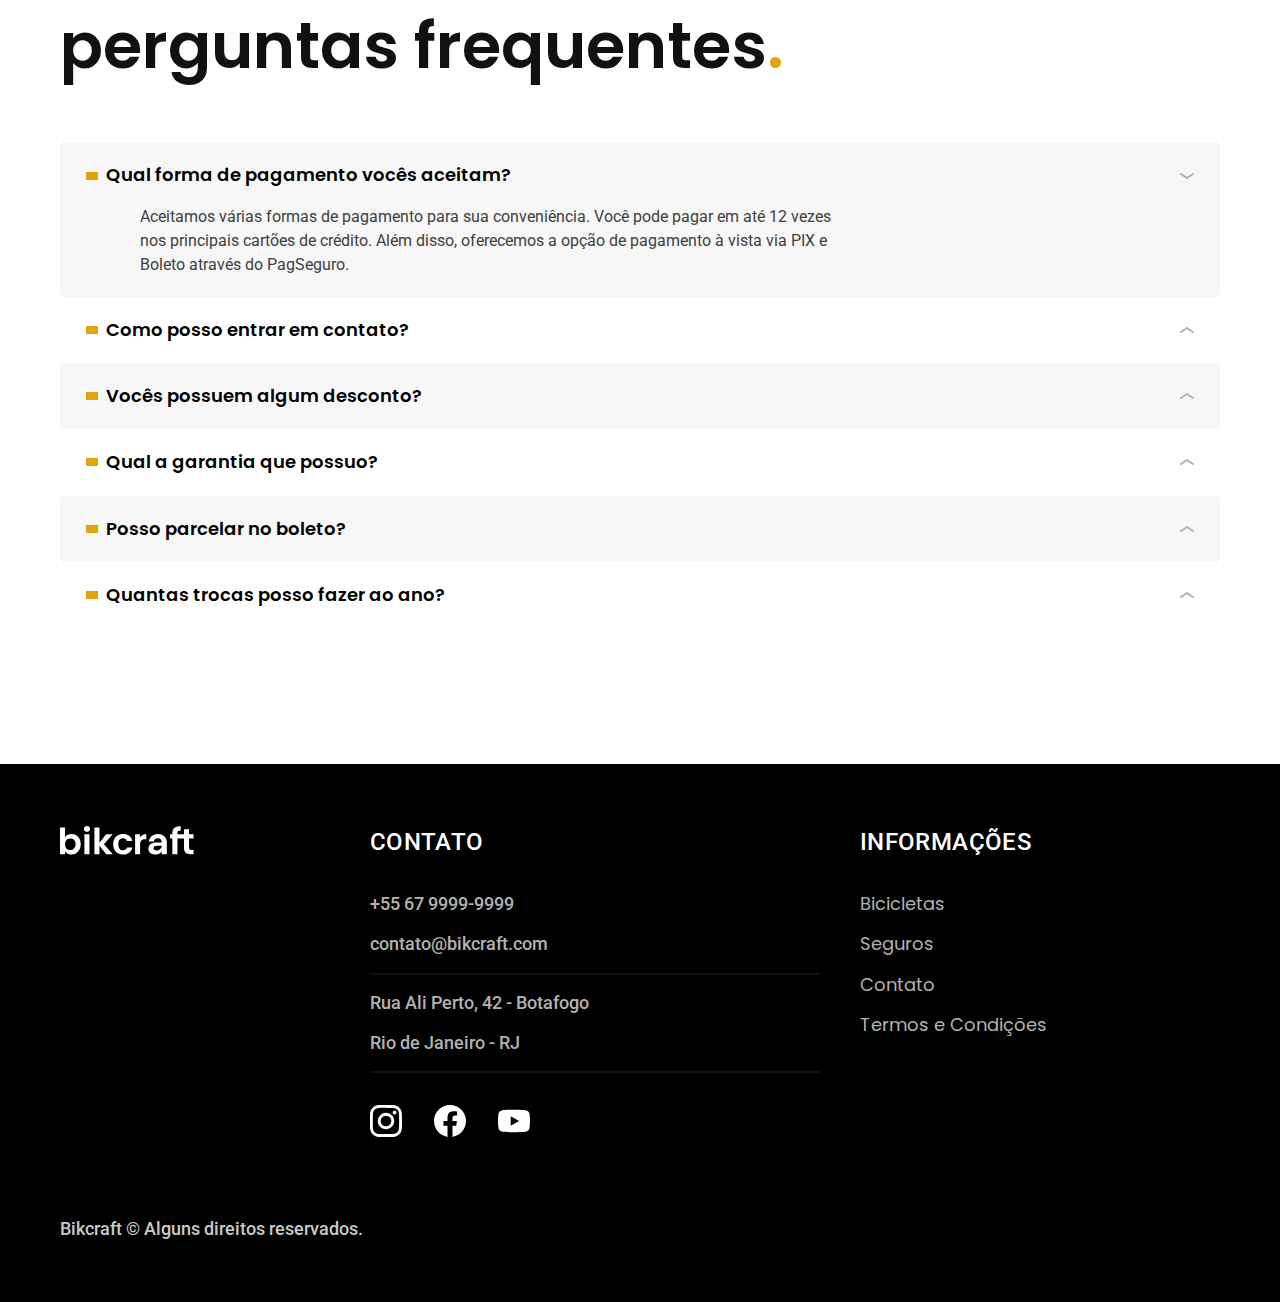
<file: seguros.html>
<!DOCTYPE html>

<html lang="pt-br">

<head>
  <meta charset="UTF-8">
  <meta name="viewport" content="width=device-width, initial-scale=1.0">
  <title>Seguros | Bikcraft</title>
  <meta name="description" content="Termos e Condições.">

  <link rel="preload" href="./css/style.css" as="style">
  <link rel="stylesheet" href="./css/style.css">
  <link rel="preconnect" href="https://fonts.googleapis.com">
  <link rel="preconnect" href="https://fonts.gstatic.com" crossorigin>
  <link href="https://fonts.googleapis.com/css2?family=Merriweather:ital,wght@1,900&family=Poppins:wght@400;600&family=Roboto:wght@400;500&display=swap" rel="stylesheet">
  <script>document.documentElement.classList.add("js")</script>

</head>

<body id="seguros">
  <header class="header-bg">
    <div class="header container">
      <a href="./">
        <img src="./img/bikcraft.svg" width="
      136" height="32" alt="Bikcraft">
      </a>
      <nav aria-label="primaria">
        <ul class="header-menu font-1-m cor-0">
          <li><a href="./bicicletas.html">Bicicletas</a></li>
          <li><a href="./seguros.html">Seguros</a></li>
          <li><a href="./contato.html">Contato</a></li>
        </ul>
      </nav>
    </div>
  </header>
  <main class="seguros-bg">
    <div class="titulo-bg">
      <div class="titulo container">
        <p class="font-2-l-b cor-5">escolha o seguro</p>
        <h3 class="font-1-xxl cor-0">você seguro<span class="cor-p1">.</span> </h3>
      </div>
    </div>
    <div class="seguros container">
      <div class="seguros-item fadeInLeft" data-anime="200">
        <h3 class="font-1-xl cor-6">PRATA</h3>
        <span class="font-1-xl cor-0">R$ 199 <span class="font-1-xs cor-6">mensal</span></span>
        <ul class="font-2-m cor-0">
          <li>Duas trocas por ano</li>
          <li>Assistência técnica</li>
          <li>Suporte 08h às 18h</li>
          <li>Cobertura estadual</li>
        </ul>
        <a class="botao secundario" href="./orcamento.html?tipo=seguro&produto=prata">Inscreva-se</a>
      </div>
      <div class="seguros-item fadeInRight" data-anime="400">
        <h3 class="font-1-xl cor-p1">OURO</h3>
        <span class="font-1-xl cor-0">R$ 299 <span class="font-1-xs cor-6">mensal</span></span>
        <ul class="font-2-m cor-0">
          <li>Cinco trocas por ano</li>
          <li>Assistência especial</li>
          <li>Suporte 24h</li>
          <li>Cobertura nacional</li>
          <li>Desconto em parceiros</li>
          <li>Acesso ao Clube Bikcraft</li>
        </ul>
        <a class="botao" href="./orcamento.html?tipo=seguro&produto=ouro">Inscreva-se</a>
      </div>
    </div>
  </main>

  <article class="vantagens-bg">
    <div class="vantagens container">
      <h2 class="font-1-xxl cor-0">vantagens<span class="cor-p1">.</span></h2>
      <ul>
        <li>
          <img src="./img/icones/eletrica.svg" alt="">
          <h3 class="font-1-l cor-0">Reparo Elétrico</h3>
          <p class="font-2-s cor-5">Garantimos o reparo completo do seu motor em caso de falhas. Sabemos que
            falhas são raras, mas estamos aqui para caso ocorra.</p>
        </li>
        <li>
          <img src="./img/icones/carbono.svg" alt="">
          <h3 class="font-1-l cor-0">Carbono</h3>
          <p class="font-2-s cor-5">Nossos quadros são feitos para durar para sempre. Mas caso algo ocorra,
            ficamos felizes em reparar.</p>
        </li>
        <li>
          <img src="./img/icones/sustentavel.svg" alt="">
          <h3 class="font-1-l cor-0">Sustentável</h3>
          <p class="font-2-s cor-5">Trabalhamos com a filosofia de desperdício zero. Qualquer parte defeituosa
            é reciclada e reutilizada em outro projeto.</p>
        </li>
        <li>
          <img src="./img/icones/rastreador.svg" alt="">
          <h3 class="font-1-l cor-0">Rastreador</h3>
          <p class="font-2-s cor-5">Utilizamos o GPS da sua Bikcraft em conjunto com especialistas em segurança
            para efetuarmos a recuperação.</p>
        </li>
        <li>
          <img src="./img/icones/seguro.svg" alt="">
          <h3 class="font-1-l cor-0">Segurança</h3>
          <p class="font-2-s cor-5">Com o seguro Bikcraft você pode ficar tranquilo em saber que o seu dinheiro
            não será perdido em casos de roubo.</p>
        </li>
        <li>
          <img src="./img/icones/velocidade.svg" alt="">
          <h3 class="font-1-l cor-0">Rapidez</h3>
          <p class="font-2-s cor-5">A sua Bikcraft ficará pronta para uso no mesmo dia, caso você traga ela para
            ser reparada em uma das filiais.</p>
        </li>
      </ul>
    </div>
  </article>

  <article class="perguntas container">
    <h2 class="font-1-xxl">perguntas frequentes<span class="cor-p1">.</span></h2>

    <dl>
      <div>
        <dt><button class="font-1-m-b" aria-controls="pergunta1" aria-expanded="true">Qual forma de pagamento vocês aceitam?</button></dt>
        <dd id="pergunta1" class="font-2-s cor-9 ativa">Aceitamos várias formas de pagamento para sua conveniência.
          Você pode pagar em até 12 vezes nos principais cartões de crédito. Além disso, oferecemos
          a opção de pagamento à vista via PIX e Boleto através do PagSeguro.</dd>
      </div>
      <div>
        <dt><button class="font-1-m-b" aria-controls="pergunta2" aria-expanded="false">Como posso entrar em contato?</button></dt>
        <dd id="pergunta2" class="font-2-s cor-9">Ficamos felizes em ajudá-lo! Você pode entrar em contato conosco de
          diversas maneiras. Envie-nos um e-mail para contato@bikcraft.com, ligue
          para o nosso número de atendimento ao cliente +55 67 9999-9999 ou utilize o formulário de contato em
          nosso site. Estamos à disposição para responder às suas perguntas.</dd>
      </div>
      <div>
        <dt><button class="font-1-m-b" aria-controls="pergunta3" aria-expanded="false">Vocês possuem algum desconto?</button></dt>
        <dd id="pergunta3" class="font-2-s cor-9">Sim, ocasionalmente oferecemos descontos especiais e promoções exclusivas aos
          nossos clientes. Fique de olho em nosso site e nas redes sociais para ficar atualizado sobre as nossas
          ofertas. Além disso, para compras à vista, oferecemos descontos adicionais. Entre em contato para saber mais.</dd>
      </div>
      <div>
        <dt><button class="font-1-m-b" aria-controls="pergunta4" aria-expanded="false">Qual a garantia que possuo?</button></dt>
        <dd id="pergunta4" class="font-2-s cor-9">Todas as nossas bicicletas elétricas vêm com uma garantia de 2 anos para garantir
          sua tranquilidade. A garantia cobre defeitos de fabricação e componentes elétricos, conforme os termos e condições
          estabelecidos em nosso contrato de garantia. Certifique-se de ler atentamente os detalhes da garantia ao adquirir seu produto.</dd>
      </div>
      <div>
        <dt><button class="font-1-m-b" aria-controls="pergunta5" aria-expanded="false">Posso parcelar no boleto?</button></dt>
        <dd id="pergunta5" class="font-2-s cor-9"> Infelizmente, não é possível parcelar no boleto bancário.
          Oferecemos opções de parcelamento em cartões de crédito para tornar mais acessível
          a compra de uma bicicleta de qualidade.</dd>
      </div>
      <div>
        <dt><button class="font-1-m-b" aria-controls="pergunta6" aria-expanded="false">Quantas trocas posso fazer ao ano?</button></dt>
        <dd id="pergunta6" class="font-2-s cor-9">O número de trocas que você pode fazer ao ano depende do seguro que escolher.
          Oferecemos dois tipos de seguro para a sua bicicleta elétrica: <br><br>
          <span class="font-2-m cor-6">Seguro Prata</span>: Com o seguro Prata, você pode efetuar até duas trocas
          por ano. Este plano inclui assistência técnica, suporte das 08h às 18h, e cobertura estadual. <br> <br>
          <span class="font-2-m cor-p1">Seguro Ouro</span>: Já com o seguro Ouro, você pode efetuar até cinco trocas
          por ano. Além disso, este plano oferece assistência especial, suporte 24h, cobertura nacional, descontos em parceiros e acesso ao Clube Bikcraft.
        </dd>
      </div>
    </dl>
  </article>
  <footer class="footer-bg">
    <div class="footer container">
      <img src="./img/bikcraft.svg" width="
      136" height="32" alt="Bikcraft">
      <div class="footer-contato">
        <h3 class="font-2-l-b cor-0">Contato</h3>
        <ul class="font-2-m cor-5">
          <li><a href="tel:+552199999999">+55 67 9999-9999</a></li>
          <li><a href="mailto:contato@bikcraft.com">contato@bikcraft.com</a></li>
          <li>Rua Ali Perto, 42 - Botafogo</li>
          <li>Rio de Janeiro - RJ</li>
        </ul>
        <div class="footer-redes">
          <a href="./">
            <img src="./img/redes/instagram.svg" width="
            32" height="32" alt="Instagram">
          </a>
          <a href="./">
            <img src="./img/redes/facebook.svg" width="
            32" height="32" alt="Facebook">
          </a>
          <a href="./">
            <img src="./img/redes/youtube.svg" width="
            32" height="32" alt="Youtube">
          </a>
        </div>
      </div>
      <div class="footer-informacoes">
        <h3 class="font-2-l-b cor-0">Informações</h3>
        <nav>
          <ul class="font-1-m cor-5">
            <li><a href="./bicicletas.html">Bicicletas</a></li>
            <li><a href="./seguros.html">Seguros</a></li>
            <li><a href="./contato.html">Contato</a></li>
            <li><a href="./termos.html">Termos e Condições</a></li>
          </ul>
        </nav>
      </div>
      <p class="footer-copy font-2-m cor-6">Bikcraft © Alguns direitos reservados.</p>
    </div>
    </div>

  </footer>
  <script src="./js/plugins/simple-anime.js"></script>
  <script src="./js/script.js"></script>
</body>

</html>
</file>
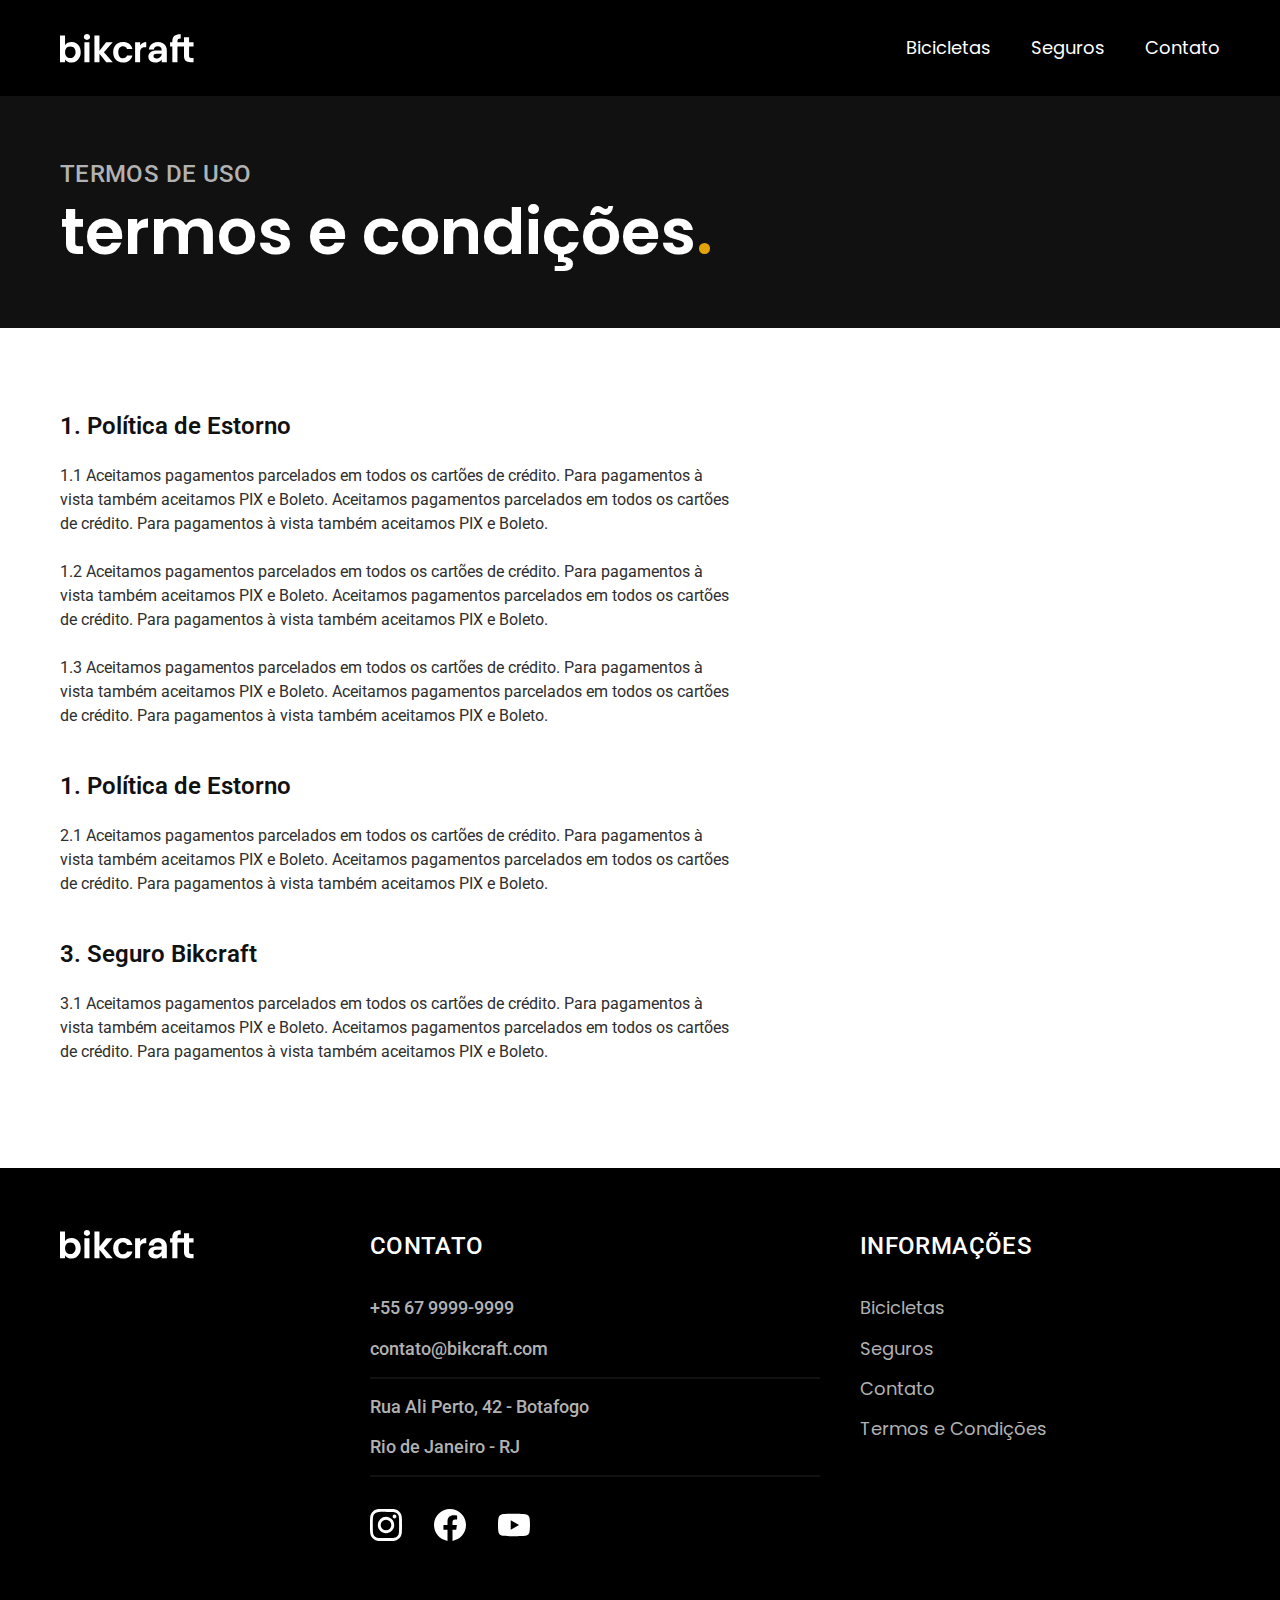
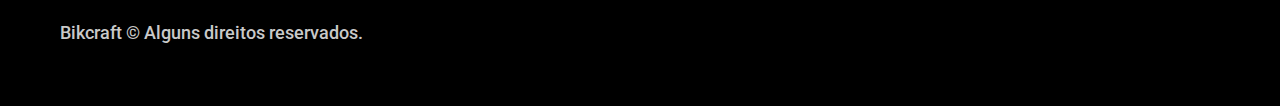
<file: termos.html>
<!DOCTYPE html>

<html lang="pt-br">

<head>
  <meta charset="UTF-8">
  <meta name="viewport" content="width=device-width, initial-scale=1.0">
  <title>Termos e Condições | Bikcraft</title>
  <meta name="description" content="Termos e Condições.">

  <link rel="preload" href="./css/style.css" as="style">
  <link rel="stylesheet" href="./css/style.css">
  <link rel="preconnect" href="https://fonts.googleapis.com">
  <link rel="preconnect" href="https://fonts.gstatic.com" crossorigin>
  <link href="https://fonts.googleapis.com/css2?family=Merriweather:ital,wght@1,900&family=Poppins:wght@400;600&family=Roboto:wght@400;500&display=swap" rel="stylesheet">
  <script>document.documentElement.classList.add("js")</script>

</head>

<body id="termos">
  <header class="header-bg">
    <div class="header container">
      <a href="./">
        <img src="./img/bikcraft.svg" width="
      136" height="32" alt="Bikcraft">
      </a>
      <nav aria-label="primaria">
        <ul class="header-menu font-1-m cor-0">
          <li><a href="./bicicletas.html">Bicicletas</a></li>
          <li><a href="./seguros.html">Seguros</a></li>
          <li><a href="./contato.html">Contato</a></li>
        </ul>
      </nav>
    </div>
  </header>
  <main>
    <div class="titulo-bg">
      <div class="titulo container">
        <p class="font-2-l-b cor-5">Termos de uso</p>
        <h3 class="font-1-xxl cor-0">termos e condições<span class="cor-p1">.</span> </h3>
      </div>
    </div>

    <div class="termos  font-2-s cor-10 container">
      <h2 class="font-2-l cor-11"> 1. Política de Estorno</h2>
      <p>1.1 Aceitamos pagamentos parcelados em todos os cartões de crédito.
        Para pagamentos à vista também aceitamos PIX e Boleto. Aceitamos pagamentos
        parcelados em todos os cartões de crédito. Para pagamentos à vista também aceitamos PIX e Boleto.</p>
      <p>1.2 Aceitamos pagamentos parcelados em todos os cartões de crédito.
        Para pagamentos à vista também aceitamos PIX e Boleto. Aceitamos pagamentos
        parcelados em todos os cartões de crédito. Para pagamentos à vista também aceitamos PIX e Boleto.</p>
      <p>1.3 Aceitamos pagamentos parcelados em todos os cartões de crédito.
        Para pagamentos à vista também aceitamos PIX e Boleto. Aceitamos pagamentos
        parcelados em todos os cartões de crédito. Para pagamentos à vista também aceitamos PIX e Boleto.</p>
      <h2 class="font-2-l cor-11"> 1. Política de Estorno</h2>
      <p>2.1 Aceitamos pagamentos parcelados em todos os cartões de crédito.
        Para pagamentos à vista também aceitamos PIX e Boleto. Aceitamos pagamentos
        parcelados em todos os cartões de crédito. Para pagamentos à vista também aceitamos PIX e Boleto.</p>
      <h2 class="font-2-l cor-11"> 3. Seguro Bikcraft</h2>
      <p>3.1 Aceitamos pagamentos parcelados em todos os cartões de crédito.
        Para pagamentos à vista também aceitamos PIX e Boleto. Aceitamos pagamentos
        parcelados em todos os cartões de crédito. Para pagamentos à vista também aceitamos PIX e Boleto.</p>
    </div>

  </main>
  <footer class="footer-bg">
    <div class="footer container">
      <img src="./img/bikcraft.svg" width="
      136" height="32" alt="Bikcraft">
      <div class="footer-contato">
        <h3 class="font-2-l-b cor-0">Contato</h3>
        <ul class="font-2-m cor-5">
          <li><a href="tel:+552199999999">+55 67 9999-9999</a></li>
          <li><a href="mailto:contato@bikcraft.com">contato@bikcraft.com</a></li>
          <li>Rua Ali Perto, 42 - Botafogo</li>
          <li>Rio de Janeiro - RJ</li>
        </ul>
        <div class="footer-redes">
          <a href="./">
            <img src="./img/redes/instagram.svg" width="
            32" height="32" alt="Instagram">
          </a>
          <a href="./">
            <img src="./img/redes/facebook.svg" width="
            32" height="32" alt="Facebook">
          </a>
          <a href="./">
            <img src="./img/redes/youtube.svg" width="
            32" height="32" alt="Youtube">
          </a>
        </div>
      </div>
      <div class="footer-informacoes">
        <h3 class="font-2-l-b cor-0">Informações</h3>
        <nav>
          <ul class="font-1-m cor-5">
            <li><a href="./bicicletas.html">Bicicletas</a></li>
            <li><a href="./seguros.html">Seguros</a></li>
            <li><a href="./contato.html">Contato</a></li>
            <li><a href="./termos.html">Termos e Condições</a></li>
          </ul>
        </nav>
      </div>
      <p class="footer-copy font-2-m cor-6">Bikcraft © Alguns direitos reservados.</p>
    </div>

  </footer>
  <script src="./js/script.js"></script>
</body>

</html>
</file>
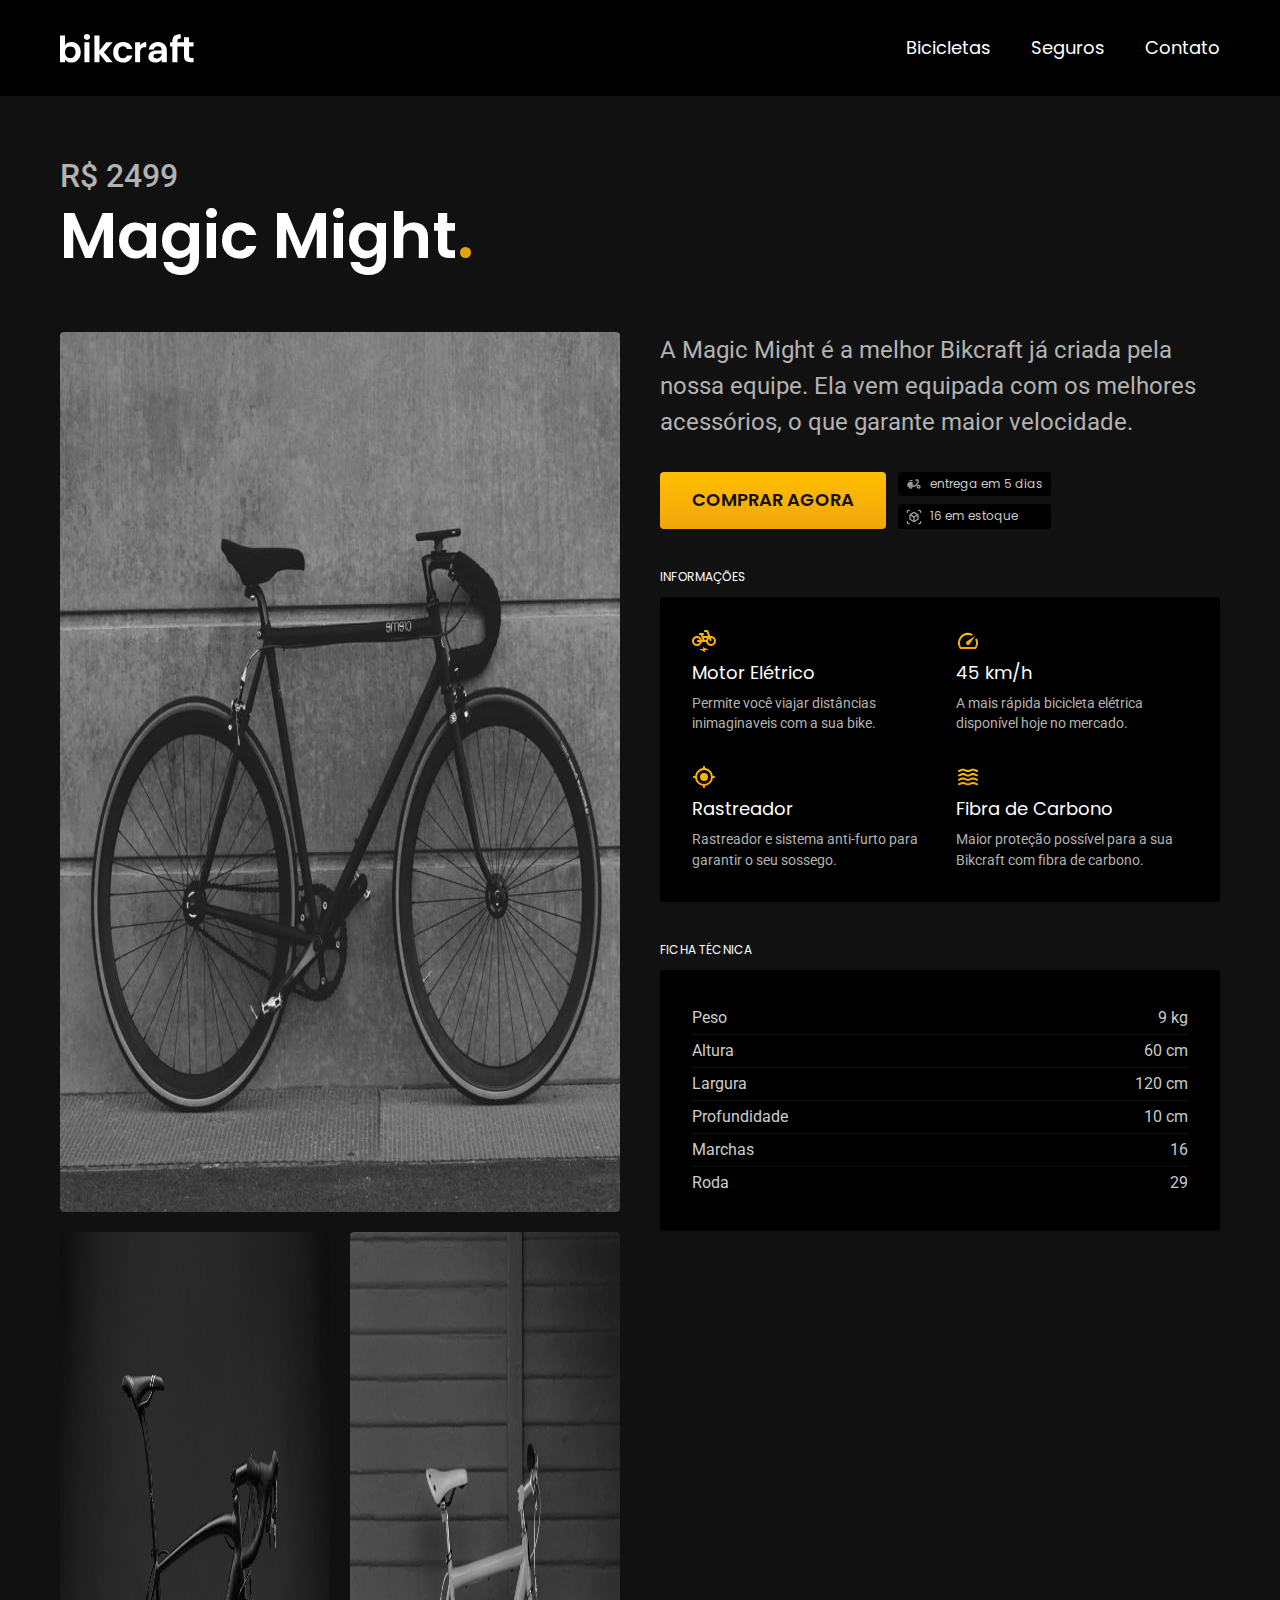
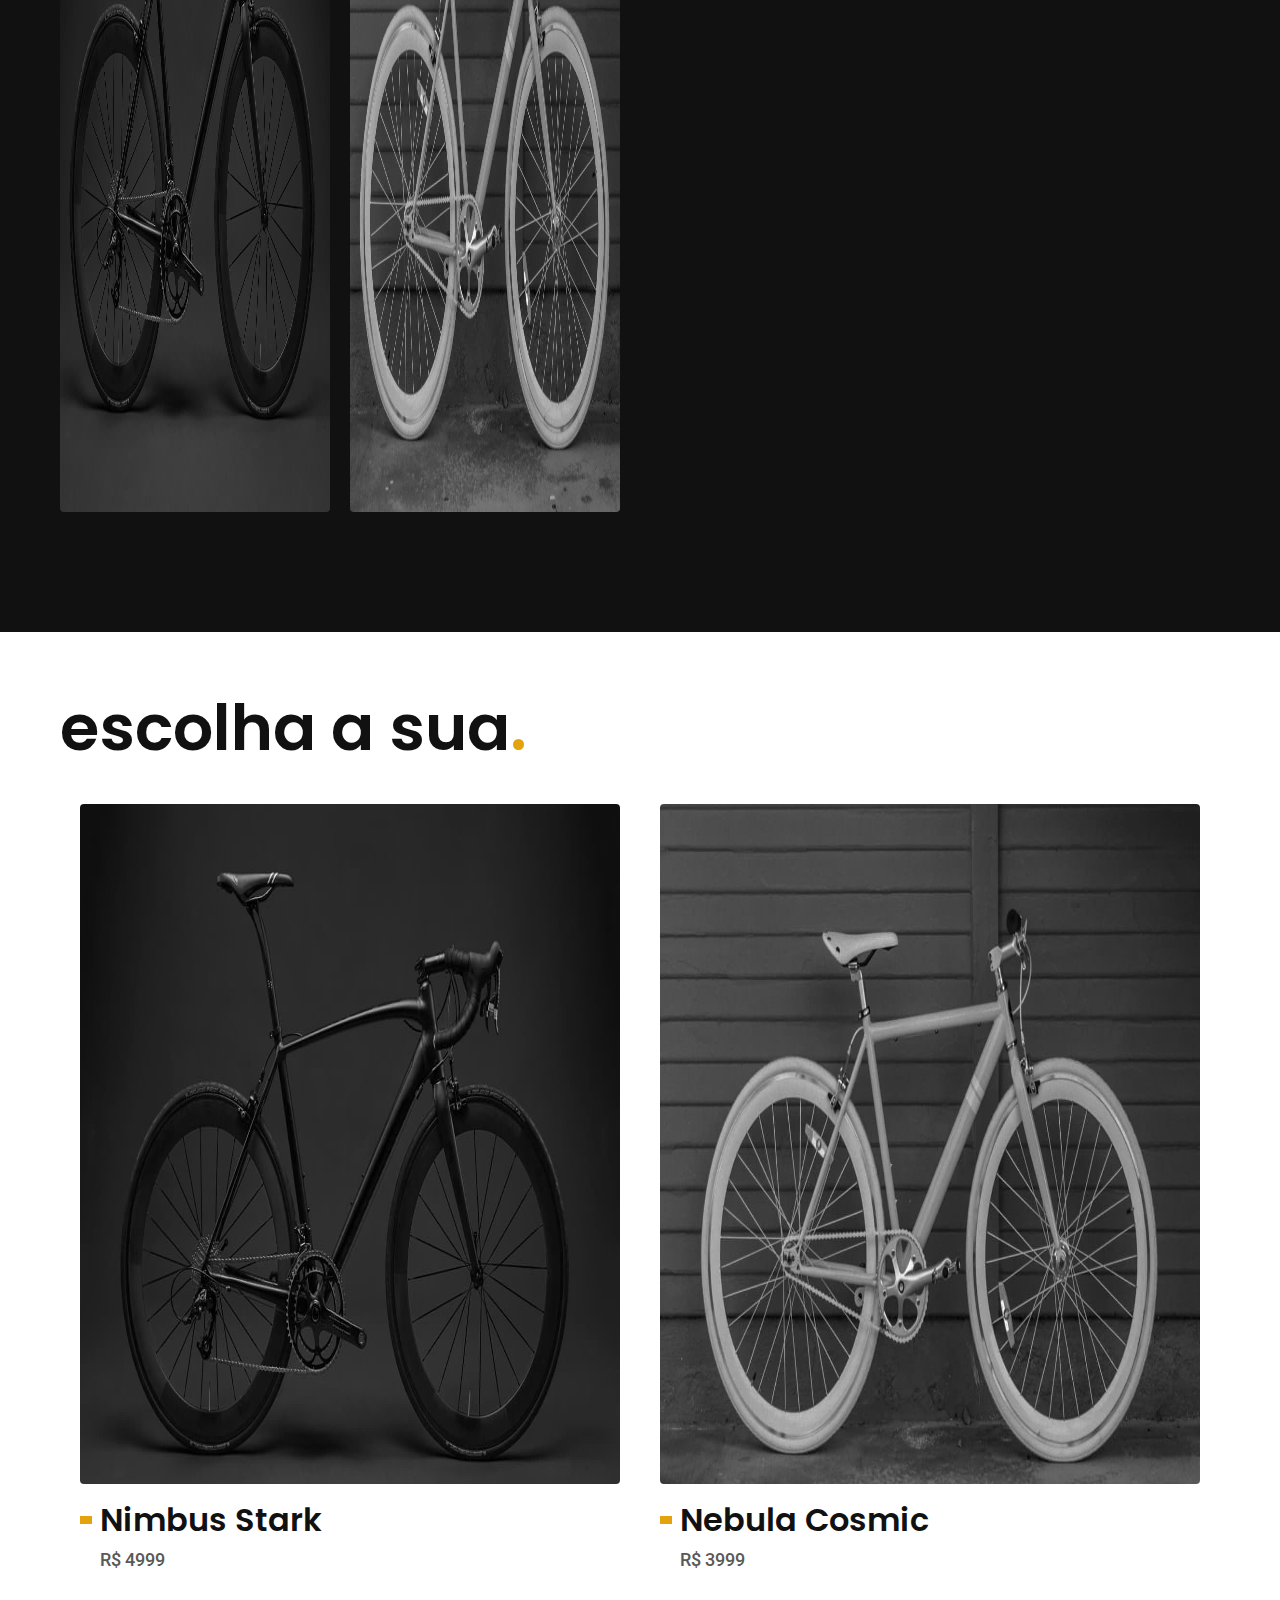
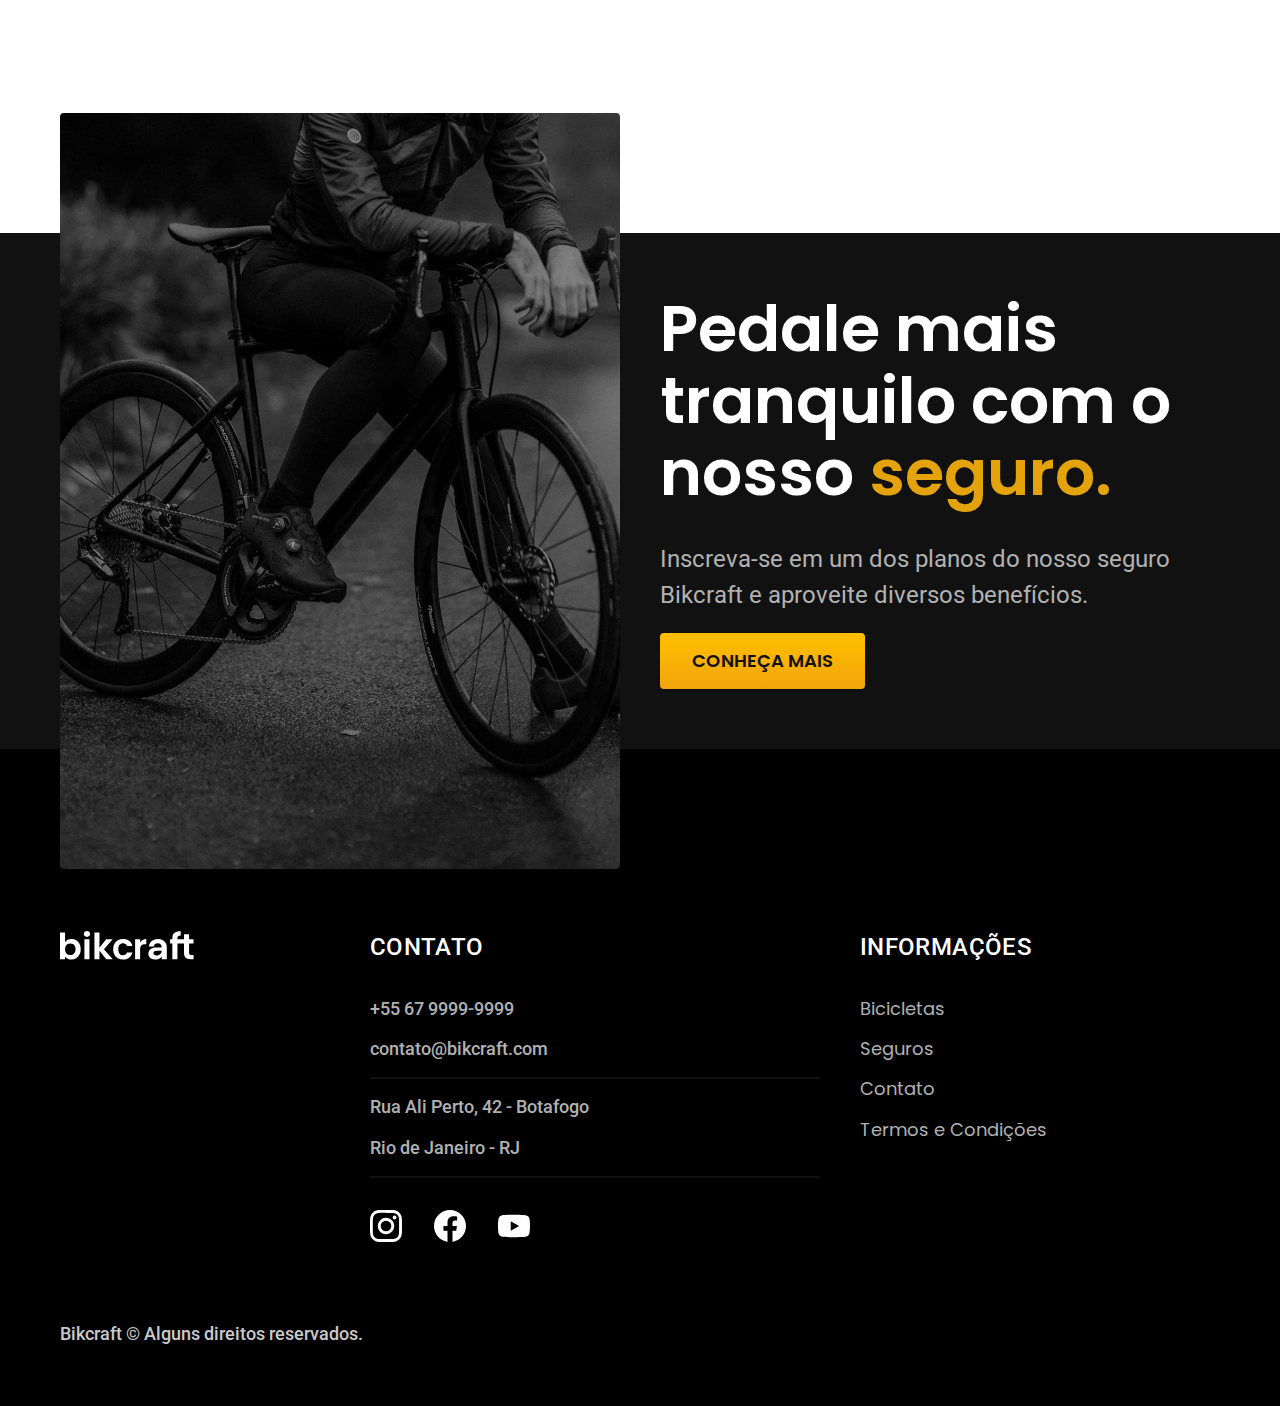
<file: bicicletas/magic.html>
<!DOCTYPE html>

<html lang="pt-br">

<head>
  <meta charset="UTF-8">
  <meta name="viewport" content="width=device-width, initial-scale=1.0">
  <title>Magic | Bikcraft</title>
  <meta name="description" content="Termos e Condições.">

  <link rel="stylesheet" href="../css/style.css">
  <link rel="preconnect" href="https://fonts.googleapis.com">
  <link rel="preconnect" href="https://fonts.gstatic.com" crossorigin>
  <link href="https://fonts.googleapis.com/css2?family=Merriweather:ital,wght@1,900&family=Poppins:wght@400;600&family=Roboto:wght@400;500&display=swap" rel="stylesheet">

  <script>document.documentElement.classList.add("js")</script>

</head>

<body id="bicicleta">
  <header class="header-bg">
    <div class="header container">
      <a href="../">
        <img src="../img/bikcraft.svg" width="
        136" height="32" alt="Bikcraft">
      </a>
      <nav aria-label="primaria">
        <ul class="header-menu font-1-m cor-0">
          <li><a href="../bicicletas.html">Bicicletas</a></li>
          <li><a href="../seguros.html">Seguros</a></li>
          <li><a href="../contato.html">Contato</a></li>
        </ul>
      </nav>
    </div>
  </header>
  <main class="titulo-bg">
    <div>
      <div class="titulo container">
        <p class="font-2-xl cor-5">R$ 2499</p>
        <h3 class="font-1-xxl cor-0">Magic Might<span class="cor-p1">.</span> </h3>
      </div>
    </div>
    <div class="bicicleta container">
      <div class="bicicleta-imagens">
        <img src="../img/bicicleta/nimbus2.jpg" width="
        1120" height="880" alt="Bicicleta 1">
        <img src="../img/bicicleta/nimbus1.jpg" width="
        1120" height="880" alt="Bicicleta 2">
        <img src="../img/bicicleta/nimbus3.jpg" width="
        1120" height="880" alt="Bicicleta 3">
      </div>
      <div class="bicicleta-conteudo">
        <p class="font-2-l cor-5">A Magic Might é a melhor Bikcraft já criada pela nossa equipe. Ela vem equipada com
          os melhores acessórios, o que garante maior velocidade.</p>
        <div class="bicicleta-comprar">
          <a class="botao" href="../orcamento.html?tipo=bikcraft&produto=magic">Comprar Agora</a>
          <span class="font-1-xs cor-6"><img src="../img/icones/entrega.svg" width="
            16" height="16">entrega em 5 dias</span>
          <span class="font-1-xs cor-6"><img src="../img/icones/estoque.svg " width="
            16" height="16">16 em estoque</span>
        </div>

        <h2 class="font-1-xs cor-0">Informações</h2>
        <ul class="bicicleta-informacoes">
          <li>
            <img src="../img/icones/eletrica.svg" alt="">
            <h3 class="font-1-m cor-0">Motor Elétrico</h3>
            <p class="font-2-xs cor-5">Permite você viajar distâncias inimaginaveis com a sua bike.</p>
          </li>
          <li>
            <img src="../img/icones/velocidade.svg" alt="">
            <h3 class="font-1-m cor-0">45 km/h</h3>
            <p class="font-2-xs cor-5">A mais rápida bicicleta elétrica disponível hoje no mercado.</p>
          </li>
          <li>
            <img src="../img/icones/rastreador.svg" alt="">
            <h3 class="font-1-m cor-0">Rastreador</h3>
            <p class="font-2-xs cor-5">Rastreador e sistema anti-furto para garantir o seu sossego.</p>
          </li>
          <li>
            <img src="../img/icones/carbono.svg" alt="">
            <h3 class="font-1-m cor-0">Fibra de Carbono</h3>
            <p class="font-2-xs cor-5">Maior proteção possível para a sua Bikcraft com fibra de carbono.</p>
          </li>
        </ul>
        <h2 class="font-1-xs cor-0">Ficha Técnica</h2>
        <ul class="bicicleta-ficha font-2-s cor-4">
          <li>Peso <span>9 kg</span></li>
          <li>Altura <span>60 cm</span></li>
          <li>Largura <span>120 cm</span></li>
          <li>Profundidade <span>10 cm</span></li>
          <li>Marchas <span>16</span></li>
          <li>Roda <span>29</span></li>
        </ul>
      </div>
    </div>
  </main>

  <article class="bicicletas-lista container">
    <h2 class="font-1-xxl">escolha a sua<span class="cor-p1">.</span></h2>
    <ul>
      <li>
        <a href="./nimbus.html">
          <img src="../img/bicicletas/nimbus.jpg" width="
          1120" height="680" alt="Bicicleta preta">
          <h3 class="font-1-xl">Nimbus Stark</h3>
          <span class="font-2-m cor-8">R$ 4999</span>
        </a>
      </li>
      <li>
        <a href="./nebula.html">
          <img src="../img/bicicletas/nebula.jpg" width="
          1120" height="680" alt="Bicicleta preta">
          <h3 class="font-1-xl">Nebula Cosmic</h3>
          <span class="font-2-m cor-8">R$ 3999</span>
        </a>
      </li>
    </ul>
  </article>

  <article class="seguro-bg">
    <div class="seguro container">
      <div class="seguro-imagem">
        <img src="../img/fotos/seguros.jpg" width="
        1360" height="1512" alt="Pessoa parada em uma bicicleta">
      </div>
      <div class="seguro-conteudo">
        <h2 class="font-1-xxl cor-0">Pedale mais tranquilo com o nosso <span class="cor-p1">seguro.</span></h2>
        <p class="font-2-l cor-5">Inscreva-se em um dos planos do nosso seguro Bikcraft e aproveite diversos benefícios.</p>
        <a class="botao" href="../seguros.html">Conheça Mais</a>
      </div>
    </div>
  </article>
  <footer class="footer-bg">
    <div class="footer container">
      <img src="../img/bikcraft.svg" width="
      136" height="32" alt="Bikcraft">
      <div class="footer-contato">
        <h3 class="font-2-l-b cor-0">Contato</h3>
        <ul class="font-2-m cor-5">
          <li><a href="tel:+552199999999">+55 67 9999-9999</a></li>
          <li><a href="mailto:contato@bikcraft.com">contato@bikcraft.com</a></li>
          <li>Rua Ali Perto, 42 - Botafogo</li>
          <li>Rio de Janeiro - RJ</li>
        </ul>
        <div class="footer-redes">
          <a href="../">
            <img src="../img/redes/instagram.svg" width="
            32" height="32" alt="Instagram">
          </a>
          <a href="../">
            <img src="../img/redes/facebook.svg" width="
            32" height="32" alt="Facebook">
          </a>
          <a href="../">
            <img src="../img/redes/youtube.svg" width="
            32" height="32" alt="Youtube">
          </a>
        </div>
      </div>
      <div class="footer-informacoes">
        <h3 class="font-2-l-b cor-0">Informações</h3>
        <nav>
          <ul class="font-1-m cor-5">
            <li><a href="../bicicletas.html">Bicicletas</a></li>
            <li><a href="../seguros.html">Seguros</a></li>
            <li><a href="../contato.html">Contato</a></li>
            <li><a href="../termos.html">Termos e Condições</a></li>
          </ul>
        </nav>
      </div>
      <p class="footer-copy font-2-m cor-6">Bikcraft © Alguns direitos reservados.</p>
    </div>
    </div>

  </footer>
  <script src="../js/script.js"></script>
</body>

</html>
</file>
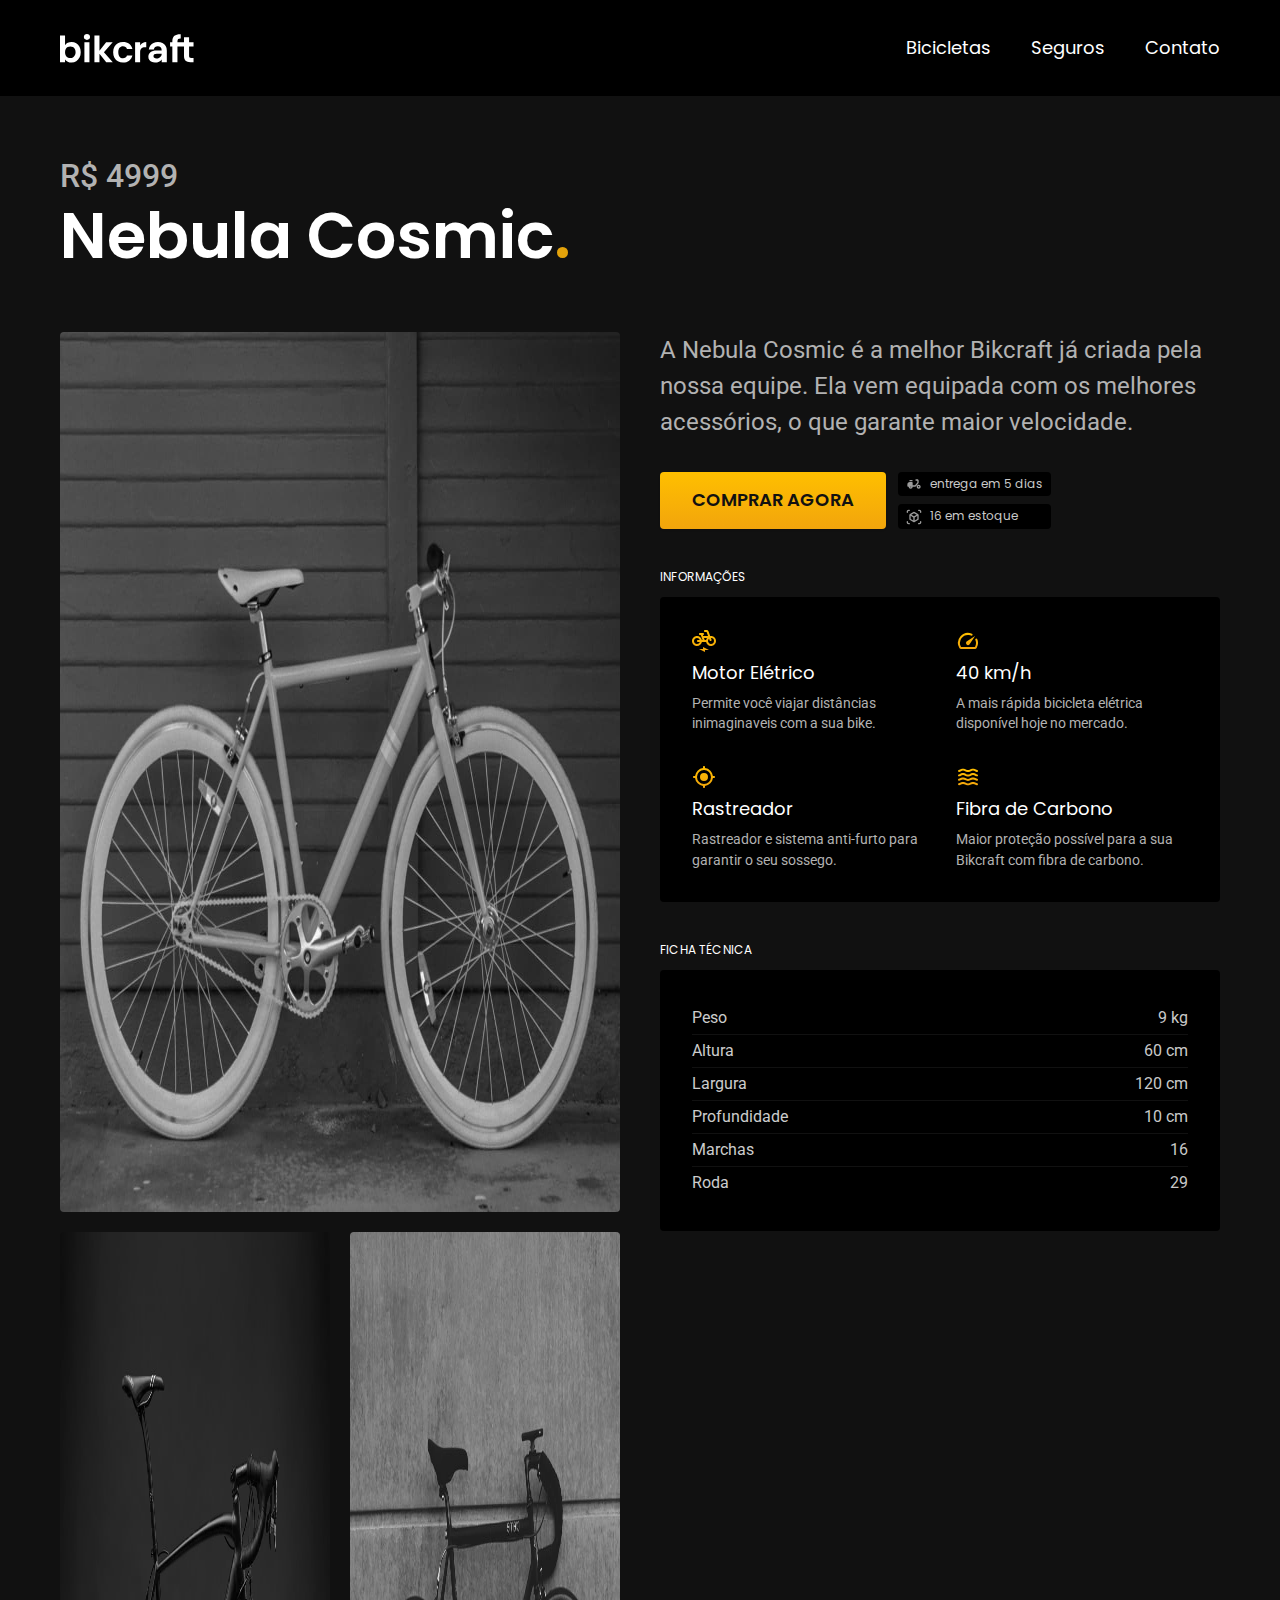
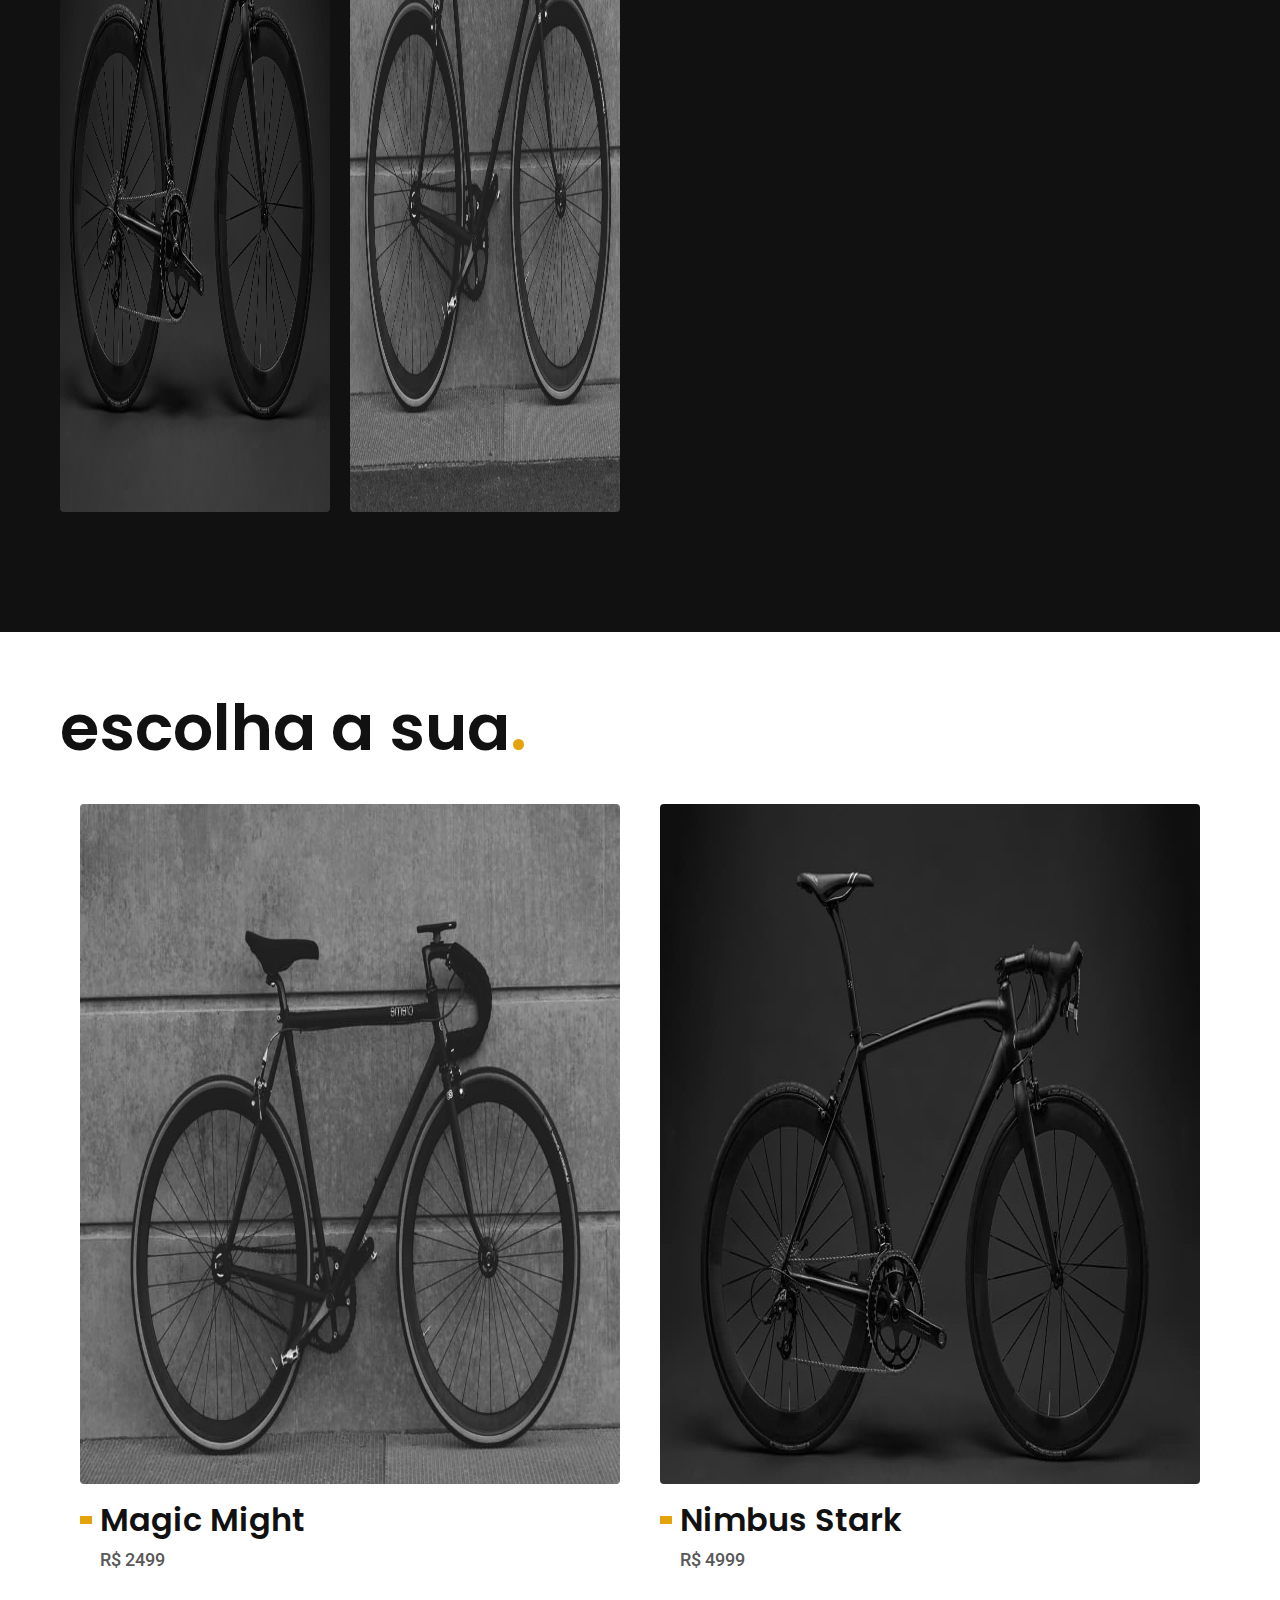
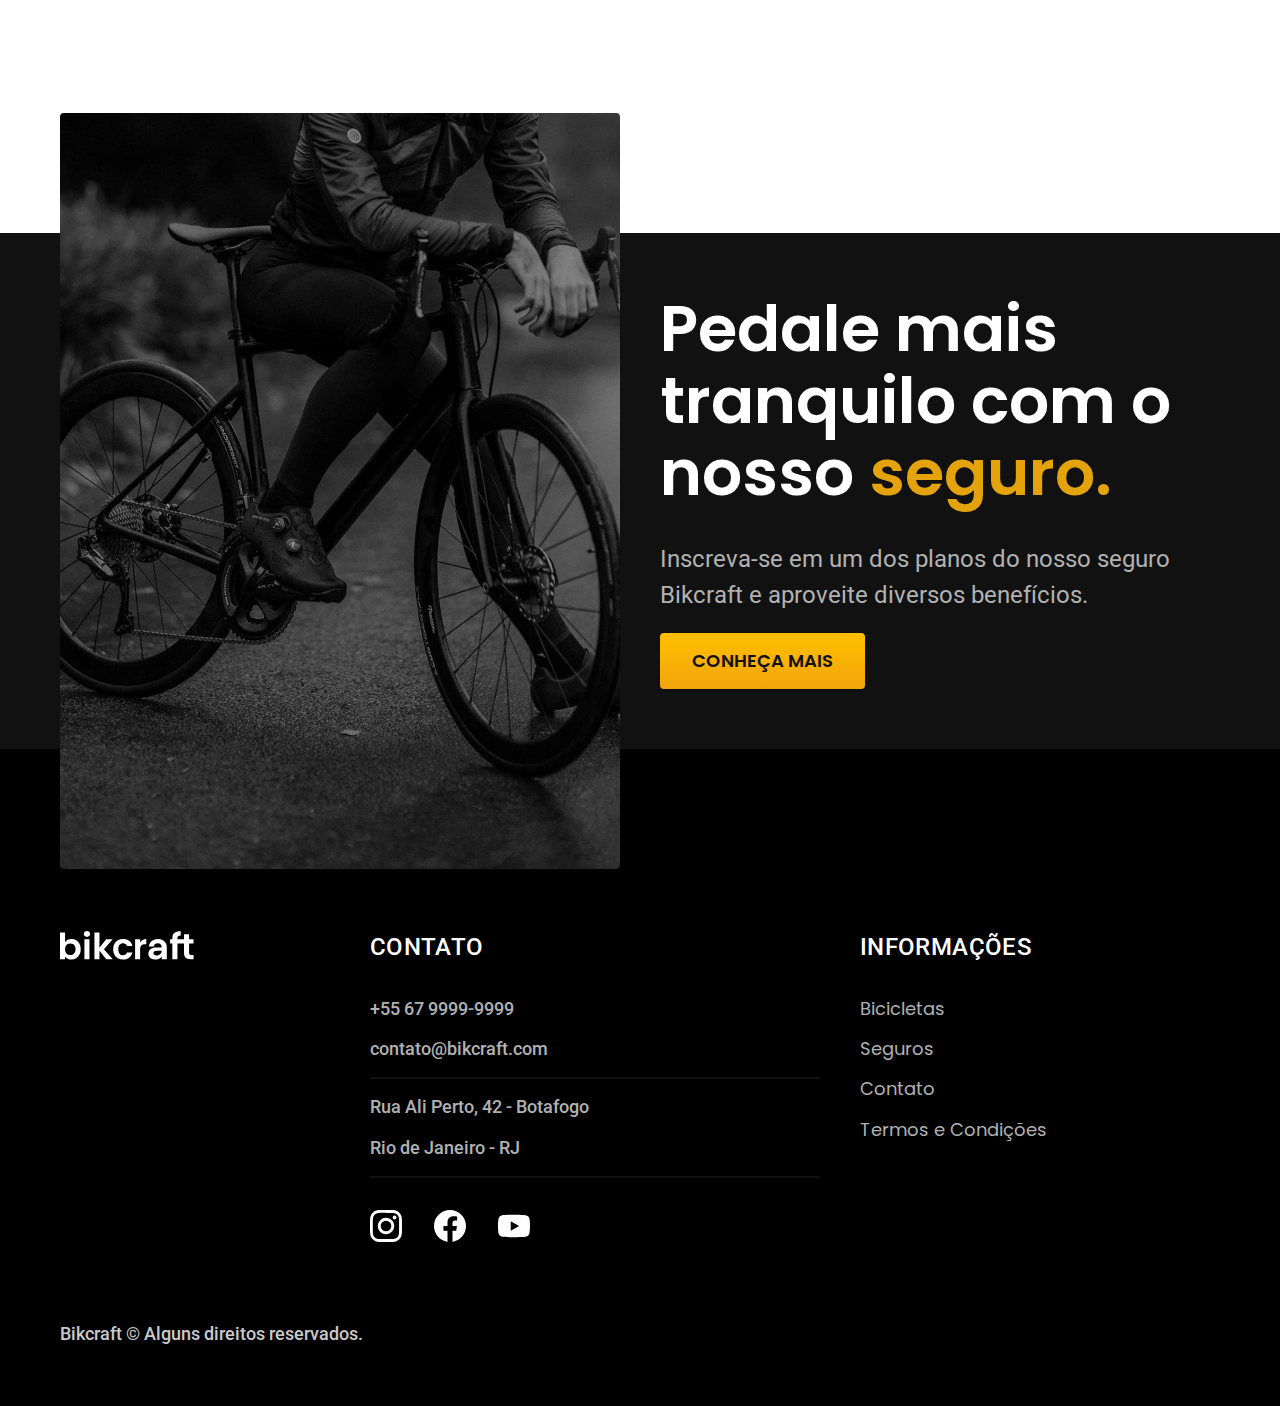
<file: bicicletas/nebula.html>
<!DOCTYPE html>

<html lang="pt-br">

<head>
  <meta charset="UTF-8">
  <meta name="viewport" content="width=device-width, initial-scale=1.0">
  <title>Nebula | Bikcraft</title>
  <meta name="description" content="Termos e Condições.">

  <link rel="stylesheet" href="../css/style.css">
  <link rel="preconnect" href="https://fonts.googleapis.com">
  <link rel="preconnect" href="https://fonts.gstatic.com" crossorigin>
  <link href="https://fonts.googleapis.com/css2?family=Merriweather:ital,wght@1,900&family=Poppins:wght@400;600&family=Roboto:wght@400;500&display=swap" rel="stylesheet">

  <script>document.documentElement.classList.add("js")</script>


</head>

<body id="bicicleta">
  <header class="header-bg">
    <div class="header container">
      <a href="../">
        <img src="../img/bikcraft.svg" width="
        136" height="32" alt="Bikcraft">
      </a>
      <nav aria-label="primaria">
        <ul class="header-menu font-1-m cor-0">
          <li><a href="../bicicletas.html">Bicicletas</a></li>
          <li><a href="../seguros.html">Seguros</a></li>
          <li><a href="../contato.html">Contato</a></li>
        </ul>
      </nav>
    </div>
  </header>
  <main class="titulo-bg">
    <div>
      <div class="titulo container">
        <p class="font-2-xl cor-5">R$ 4999</p>
        <h3 class="font-1-xxl cor-0">Nebula Cosmic<span class="cor-p1">.</span> </h3>
      </div>
    </div>
    <div class="bicicleta container">
      <div class="bicicleta-imagens">
        <img src="../img/bicicleta/nimbus3.jpg" width="
        1120" height="880" alt="Bicicleta 1">
        <img src="../img/bicicleta/nimbus1.jpg" width="
        1120" height="880" alt="Bicicleta 2">
        <img src="../img/bicicleta/nimbus2.jpg" width="
        1120" height="880" alt="Bicicleta 3">
      </div>
      <div class="bicicleta-conteudo">
        <p class="font-2-l cor-5">A Nebula Cosmic é a melhor Bikcraft já criada pela nossa equipe. Ela vem equipada com
          os melhores acessórios, o que garante maior velocidade.</p>
        <div class="bicicleta-comprar">
          <a class="botao" href="../orcamento.html?tipo=bikcraft&produto=nebula">Comprar Agora</a>
          <span class="font-1-xs cor-6"><img src="../img/icones/entrega.svg">entrega em 5 dias</span>
          <span class="font-1-xs cor-6"><img src="../img/icones/estoque.svg ">16 em estoque</span>
        </div>

        <h2 class="font-1-xs cor-0">Informações</h2>
        <ul class="bicicleta-informacoes">
          <li>
            <img src="../img/icones/eletrica.svg" alt="">
            <h3 class="font-1-m cor-0">Motor Elétrico</h3>
            <p class="font-2-xs cor-5">Permite você viajar distâncias inimaginaveis com a sua bike.</p>
          </li>
          <li>
            <img src="../img/icones/velocidade.svg" alt="">
            <h3 class="font-1-m cor-0">40 km/h</h3>
            <p class="font-2-xs cor-5">A mais rápida bicicleta elétrica disponível hoje no mercado.</p>
          </li>
          <li>
            <img src="../img/icones/rastreador.svg" alt="">
            <h3 class="font-1-m cor-0">Rastreador</h3>
            <p class="font-2-xs cor-5">Rastreador e sistema anti-furto para garantir o seu sossego.</p>
          </li>
          <li>
            <img src="../img/icones/carbono.svg" alt="">
            <h3 class="font-1-m cor-0">Fibra de Carbono</h3>
            <p class="font-2-xs cor-5">Maior proteção possível para a sua Bikcraft com fibra de carbono.</p>
          </li>
        </ul>
        <h2 class="font-1-xs cor-0">Ficha Técnica</h2>
        <ul class="bicicleta-ficha font-2-s cor-4">
          <li>Peso <span>9 kg</span></li>
          <li>Altura <span>60 cm</span></li>
          <li>Largura <span>120 cm</span></li>
          <li>Profundidade <span>10 cm</span></li>
          <li>Marchas <span>16</span></li>
          <li>Roda <span>29</span></li>
        </ul>
      </div>
    </div>
  </main>

  <article class="bicicletas-lista container">
    <h2 class="font-1-xxl">escolha a sua<span class="cor-p1">.</span></h2>
    <ul>
      <li>
        <a href="./magic.html">
          <img src="../img/bicicletas/magic.jpg" width="
          1120" height="680" alt="Bicicleta preta">
          <h3 class="font-1-xl">Magic Might</h3>
          <span class="font-2-m cor-8">R$ 2499</span>
        </a>
      </li>
      <li>
        <a href="./nimbus.html">
          <img src="../img/bicicletas/nimbus.jpg" width="
          1120" height="680" alt="Bicicleta preta">
          <h3 class="font-1-xl">Nimbus Stark</h3>
          <span class="font-2-m cor-8">R$ 4999</span>
        </a>
      </li>
    </ul>
  </article>

  <article class="seguro-bg">
    <div class="seguro container">
      <div class="seguro-imagem">
        <img src="../img/fotos/seguros.jpg" width="
        1360" height="1512" alt="Pessoa parada em uma bicicleta">
      </div>
      <div class="seguro-conteudo">
        <h2 class="font-1-xxl cor-0">Pedale mais tranquilo com o nosso <span class="cor-p1">seguro.</span></h2>
        <p class="font-2-l cor-5">Inscreva-se em um dos planos do nosso seguro Bikcraft e aproveite diversos benefícios.</p>
        <a class="botao" href="../seguros.html">Conheça Mais</a>
      </div>
    </div>
  </article>
  <footer class="footer-bg">
    <div class="footer container">
      <img src="../img/bikcraft.svg" width="
      136" height="32" alt="Bikcraft">
      <div class="footer-contato">
        <h3 class="font-2-l-b cor-0">Contato</h3>
        <ul class="font-2-m cor-5">
          <li><a href="tel:+552199999999">+55 67 9999-9999</a></li>
          <li><a href="mailto:contato@bikcraft.com">contato@bikcraft.com</a></li>
          <li>Rua Ali Perto, 42 - Botafogo</li>
          <li>Rio de Janeiro - RJ</li>
        </ul>
        <div class="footer-redes">
          <a href="../">
            <img src="../img/redes/instagram.svg" width="
            32" height="32" alt="Instagram">
          </a>
          <a href="../">
            <img src="../img/redes/facebook.svg" width="
            32" height="32" alt="Facebook">
          </a>
          <a href="../">
            <img src="../img/redes/youtube.svg" width="
            32" height="32" alt="Youtube">
          </a>
        </div>
      </div>
      <div class="footer-informacoes">
        <h3 class="font-2-l-b cor-0">Informações</h3>
        <nav>
          <ul class="font-1-m cor-5">
            <li><a href="../bicicletas.html">Bicicletas</a></li>
            <li><a href="../seguros.html">Seguros</a></li>
            <li><a href="../contato.html">Contato</a></li>
            <li><a href="../termos.html">Termos e Condições</a></li>
          </ul>
        </nav>
      </div>
      <p class="footer-copy font-2-m cor-6">Bikcraft © Alguns direitos reservados.</p>
    </div>
    </div>

  </footer>
  <script src="../js/script.js"></script>
</body>

</html>
</file>
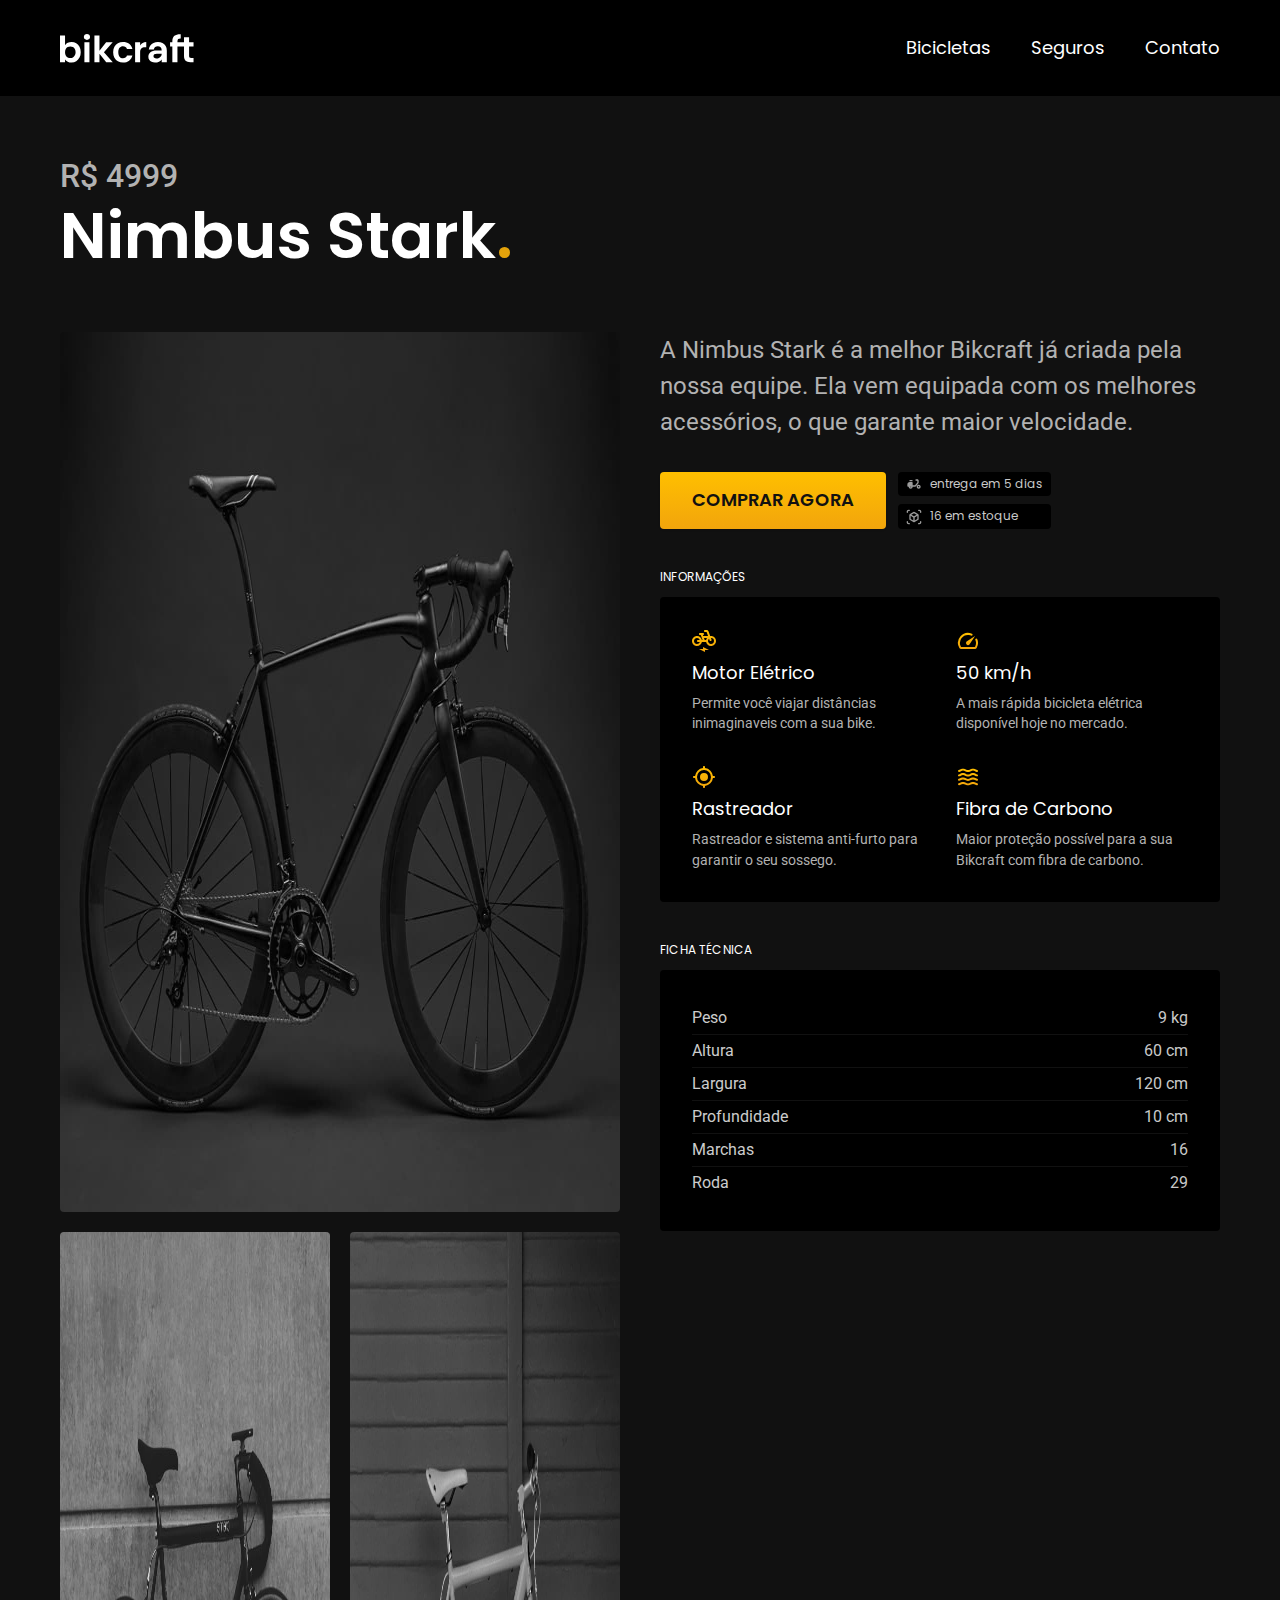
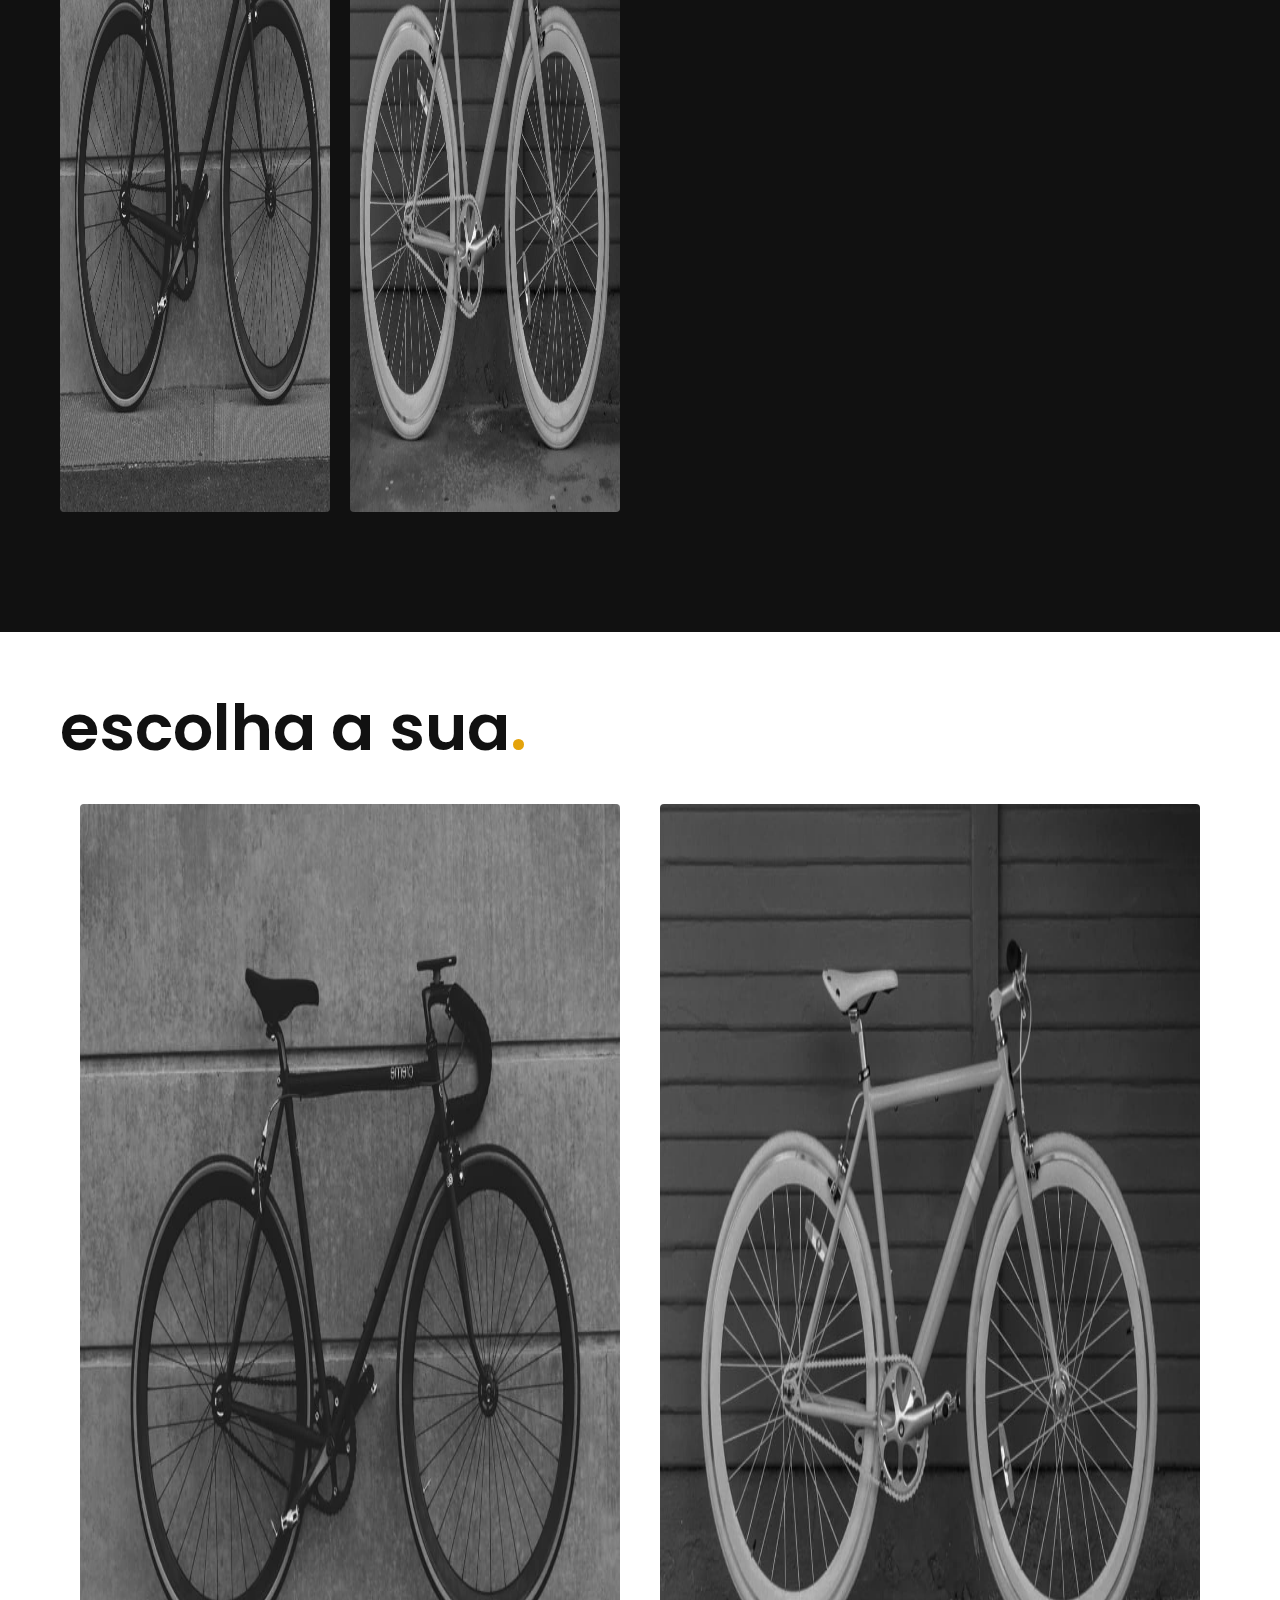
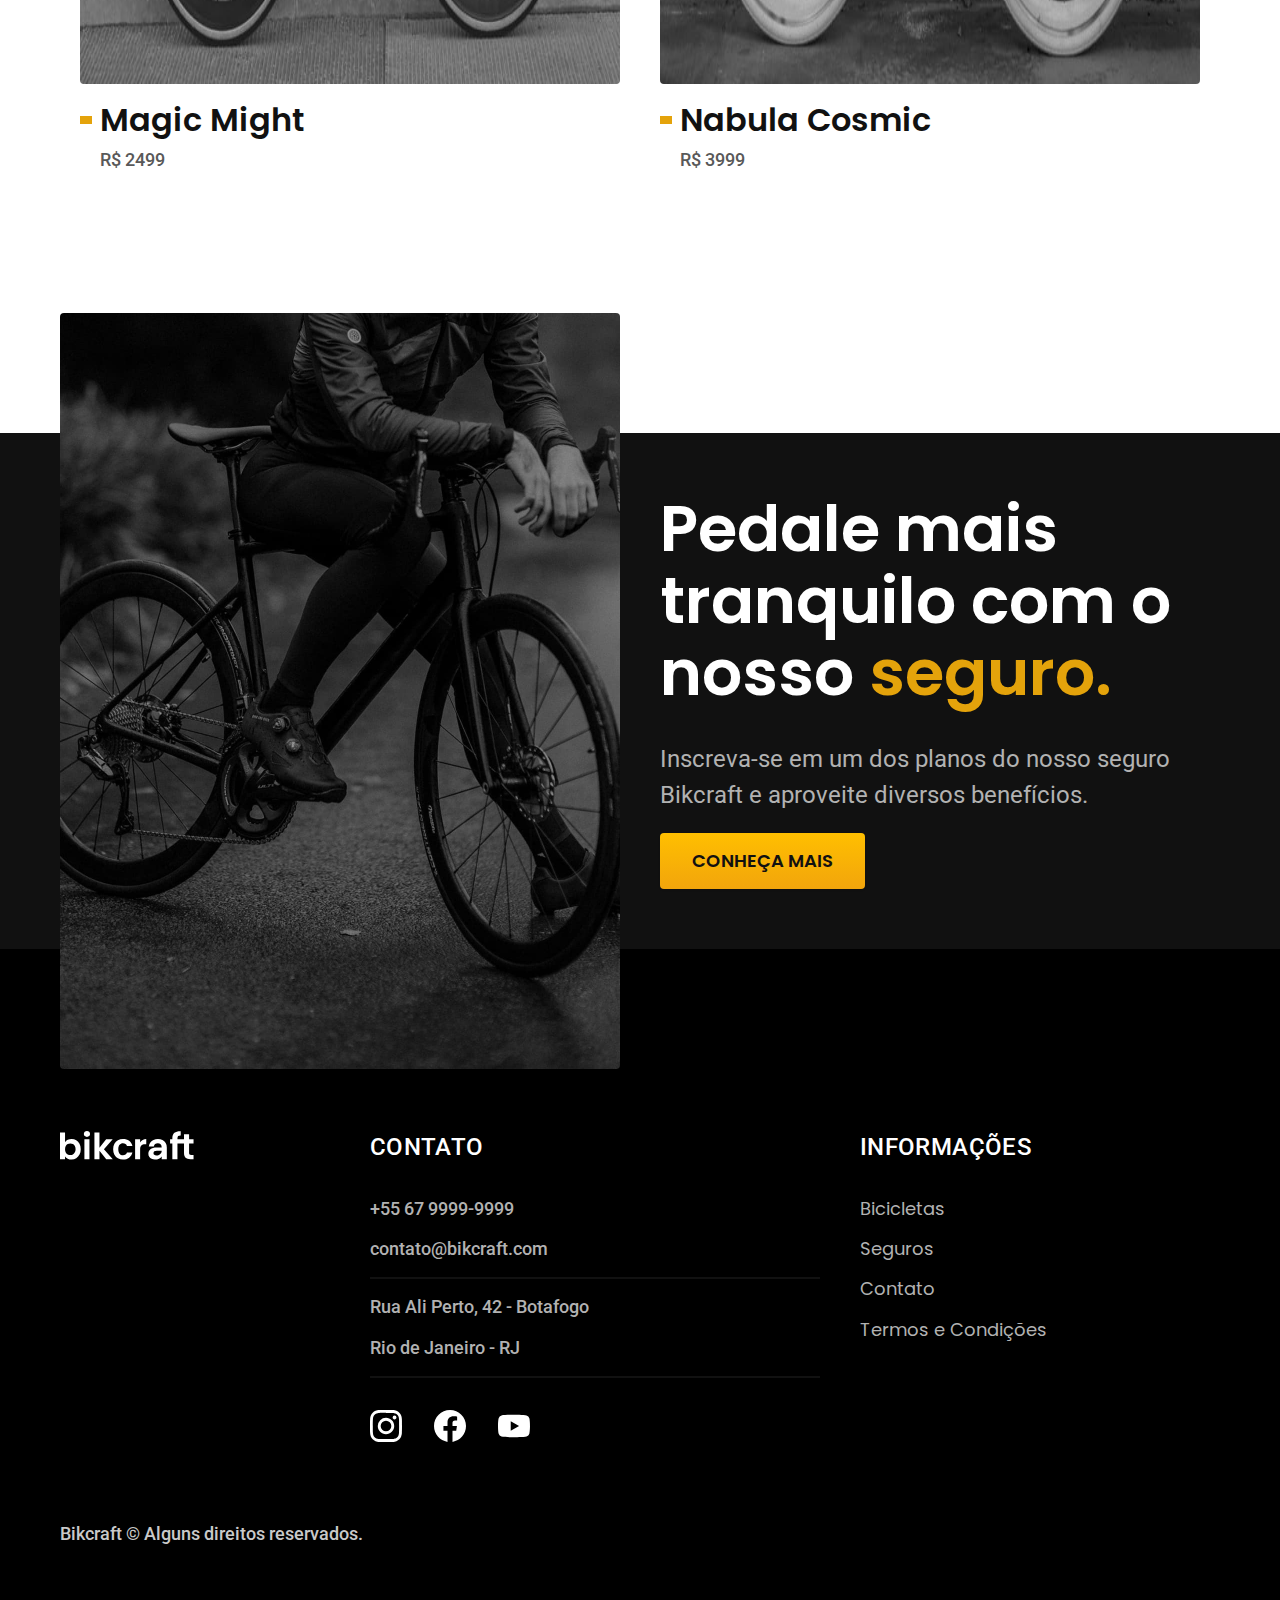
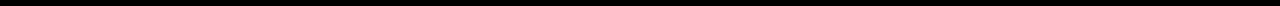
<file: bicicletas/nimbus.html>
<!DOCTYPE html>

<html lang="pt-br">

<head>
  <meta charset="UTF-8">
  <meta name="viewport" content="width=device-width, initial-scale=1.0">
  <title>Nimbus | Bikcraft</title>
  <meta name="description" content="Termos e Condições.">

  <link rel="stylesheet" href="../css/style.css">
  <link rel="preconnect" href="https://fonts.googleapis.com">
  <link rel="preconnect" href="https://fonts.gstatic.com" crossorigin>
  <link href="https://fonts.googleapis.com/css2?family=Merriweather:ital,wght@1,900&family=Poppins:wght@400;600&family=Roboto:wght@400;500&display=swap" rel="stylesheet">

  <script>document.documentElement.classList.add("js")</script>

</head>

<body id="bicicleta">
  <header class="header-bg">
    <div class="header container">
      <a href="../">
        <img src="../img/bikcraft.svg" width="
        136" height="32" alt="Bikcraft">
      </a>
      <nav aria-label="primaria">
        <ul class="header-menu font-1-m cor-0">
          <li><a href="../bicicletas.html">Bicicletas</a></li>
          <li><a href="../seguros.html">Seguros</a></li>
          <li><a href="../contato.html">Contato</a></li>
        </ul>
      </nav>
    </div>
  </header>
  <main class="titulo-bg">
    <div>
      <div class="titulo container">
        <p class="font-2-xl cor-5">R$ 4999</p>
        <h3 class="font-1-xxl cor-0">Nimbus Stark<span class="cor-p1">.</span> </h3>
      </div>
    </div>
    <div class="bicicleta container">
      <div class="bicicleta-imagens">
        <img src="../img/bicicleta/nimbus1.jpg" width="
        1120" height="880" alt="Bicicleta 1">
        <img src="../img/bicicleta/nimbus2.jpg" width="
        1120" height="880" alt="Bicicleta 2">
        <img src="../img/bicicleta/nimbus3.jpg" width="
        1120" height="880" alt="Bicicleta 3">
      </div>
      <div class="bicicleta-conteudo">
        <p class="font-2-l cor-5">A Nimbus Stark é a melhor Bikcraft já criada pela nossa equipe. Ela vem equipada com
          os melhores acessórios, o que garante maior velocidade.</p>
        <div class="bicicleta-comprar">
          <a class="botao" href="../orcamento.html?tipo=bikcraft&produto=nimbus">Comprar Agora</a>
          <span class="font-1-xs cor-6"><img src="../img/icones/entrega.svg">entrega em 5 dias</span>
          <span class="font-1-xs cor-6"><img src="../img/icones/estoque.svg ">16 em estoque</span>
        </div>

        <h2 class="font-1-xs cor-0">Informações</h2>
        <ul class="bicicleta-informacoes">
          <li>
            <img src="../img/icones/eletrica.svg" alt="">
            <h3 class="font-1-m cor-0">Motor Elétrico</h3>
            <p class="font-2-xs cor-5">Permite você viajar distâncias inimaginaveis com a sua bike.</p>
          </li>
          <li>
            <img src="../img/icones/velocidade.svg" alt="">
            <h3 class="font-1-m cor-0">50 km/h</h3>
            <p class="font-2-xs cor-5">A mais rápida bicicleta elétrica disponível hoje no mercado.</p>
          </li>
          <li>
            <img src="../img/icones/rastreador.svg" alt="">
            <h3 class="font-1-m cor-0">Rastreador</h3>
            <p class="font-2-xs cor-5">Rastreador e sistema anti-furto para garantir o seu sossego.</p>
          </li>
          <li>
            <img src="../img/icones/carbono.svg" alt="">
            <h3 class="font-1-m cor-0">Fibra de Carbono</h3>
            <p class="font-2-xs cor-5">Maior proteção possível para a sua Bikcraft com fibra de carbono.</p>
          </li>
        </ul>
        <h2 class="font-1-xs cor-0">Ficha Técnica</h2>
        <ul class="bicicleta-ficha font-2-s cor-4">
          <li>Peso <span>9 kg</span></li>
          <li>Altura <span>60 cm</span></li>
          <li>Largura <span>120 cm</span></li>
          <li>Profundidade <span>10 cm</span></li>
          <li>Marchas <span>16</span></li>
          <li>Roda <span>29</span></li>
        </ul>
      </div>
    </div>
  </main>

  <article class="bicicletas-lista container">
    <h2 class="font-1-xxl">escolha a sua<span class="cor-p1">.</span></h2>
    <ul>
      <li>
        <a href="./magic.html">
          <img src="../img/bicicletas/magic.jpg" width="
          1120" height="880" alt="Bicicleta preta">
          <h3 class="font-1-xl">Magic Might</h3>
          <span class="font-2-m cor-8">R$ 2499</span>
        </a>
      </li>
      <li>
        <a href="./nebula.html">
          <img src="../img/bicicletas/nebula.jpg" width="
          1120" height="880" alt="Bicicleta preta">
          <h3 class="font-1-xl">Nabula Cosmic</h3>
          <span class="font-2-m cor-8">R$ 3999</span>
        </a>
      </li>
    </ul>
  </article>

  <article class="seguro-bg">
    <div class="seguro container">
      <div class="seguro-imagem">
        <img src="../img/fotos/seguros.jpg" alt="Pessoa parada em uma bicicleta">
      </div>
      <div class="seguro-conteudo">
        <h2 class="font-1-xxl cor-0">Pedale mais tranquilo com o nosso <span class="cor-p1">seguro.</span></h2>
        <p class="font-2-l cor-5">Inscreva-se em um dos planos do nosso seguro Bikcraft e aproveite diversos benefícios.</p>
        <a class="botao" href="../seguros.html">Conheça Mais</a>
      </div>
    </div>
  </article>
  <footer class="footer-bg">
    <div class="footer container">
      <img src="../img/bikcraft.svg" width="
      136" height="32" alt="Bikcraft">
      <div class="footer-contato">
        <h3 class="font-2-l-b cor-0">Contato</h3>
        <ul class="font-2-m cor-5">
          <li><a href="tel:+552199999999">+55 67 9999-9999</a></li>
          <li><a href="mailto:contato@bikcraft.com">contato@bikcraft.com</a></li>
          <li>Rua Ali Perto, 42 - Botafogo</li>
          <li>Rio de Janeiro - RJ</li>
        </ul>
        <div class="footer-redes">
          <a href="../">
            <img src="../img/redes/instagram.svg" width="
            32" height="32" alt="Instagram">
          </a>
          <a href="../">
            <img src="../img/redes/facebook.svg" width="
            32" height="32" alt="Facebook">
          </a>
          <a href="../">
            <img src="../img/redes/youtube.svg" width="
            32" height="32" alt="Youtube">
          </a>
        </div>
      </div>
      <div class="footer-informacoes">
        <h3 class="font-2-l-b cor-0">Informações</h3>
        <nav>
          <ul class="font-1-m cor-5">
            <li><a href="../bicicletas.html">Bicicletas</a></li>
            <li><a href="../seguros.html">Seguros</a></li>
            <li><a href="../contato.html">Contato</a></li>
            <li><a href="../termos.html">Termos e Condições</a></li>
          </ul>
        </nav>
      </div>
      <p class="footer-copy font-2-m cor-6">Bikcraft © Alguns direitos reservados.</p>
    </div>
    </div>

  </footer>
  <script src="../js/script.js"></script>
</body>

</html>
</file>
<file: css/style.css>
@import "./global/global.css";
@import "./utilidades/tipografia.css";
@import "./utilidades/cores.css";

@import "./global/header.css";
@import "./global/footer.css";

/* Utilidades */
@import "./utilidades/componentes.css";
@import "./utilidades/formulario.css";

/* Home */
@import "./home/introducao.css";
@import "./home/tecnologia.css";
@import "./home/parceiros.css";
@import "./home/depoimento.css";

/* Bicicletas */
@import "./bicicletas/bicicletas-lista.css";
@import "./bicicletas/bicicletas.css";

/* Bicicleta */
@import "./bicicleta/bicicleta.css";
@import "./bicicleta/seguro.css";

/* Seguros */
@import "./seguros/seguros.css";
@import "./seguros/vantagens.css";
@import "./seguros/perguntas.css";

/* Contato */
@import "./contato/contato.css";
@import "./contato/lojas.css";

/* Termos */
@import "./termos/termos.css";
</file>
